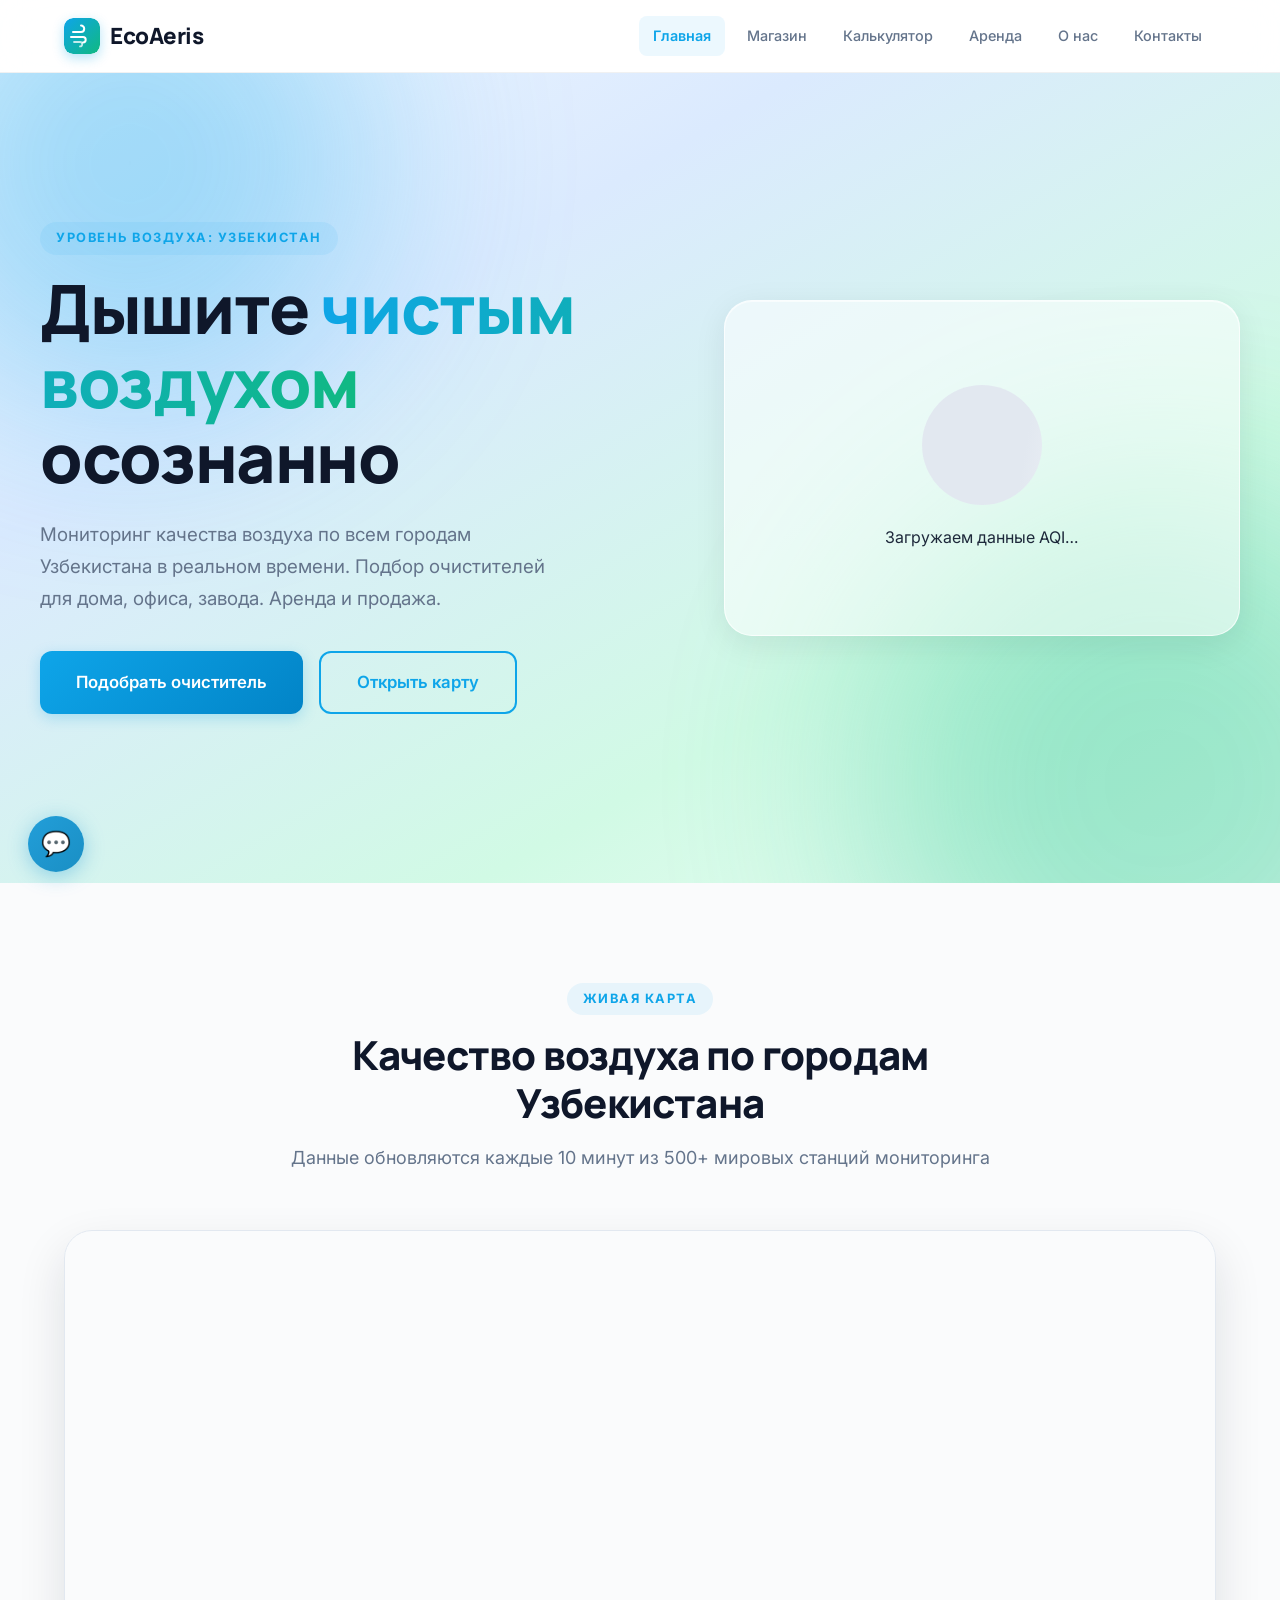
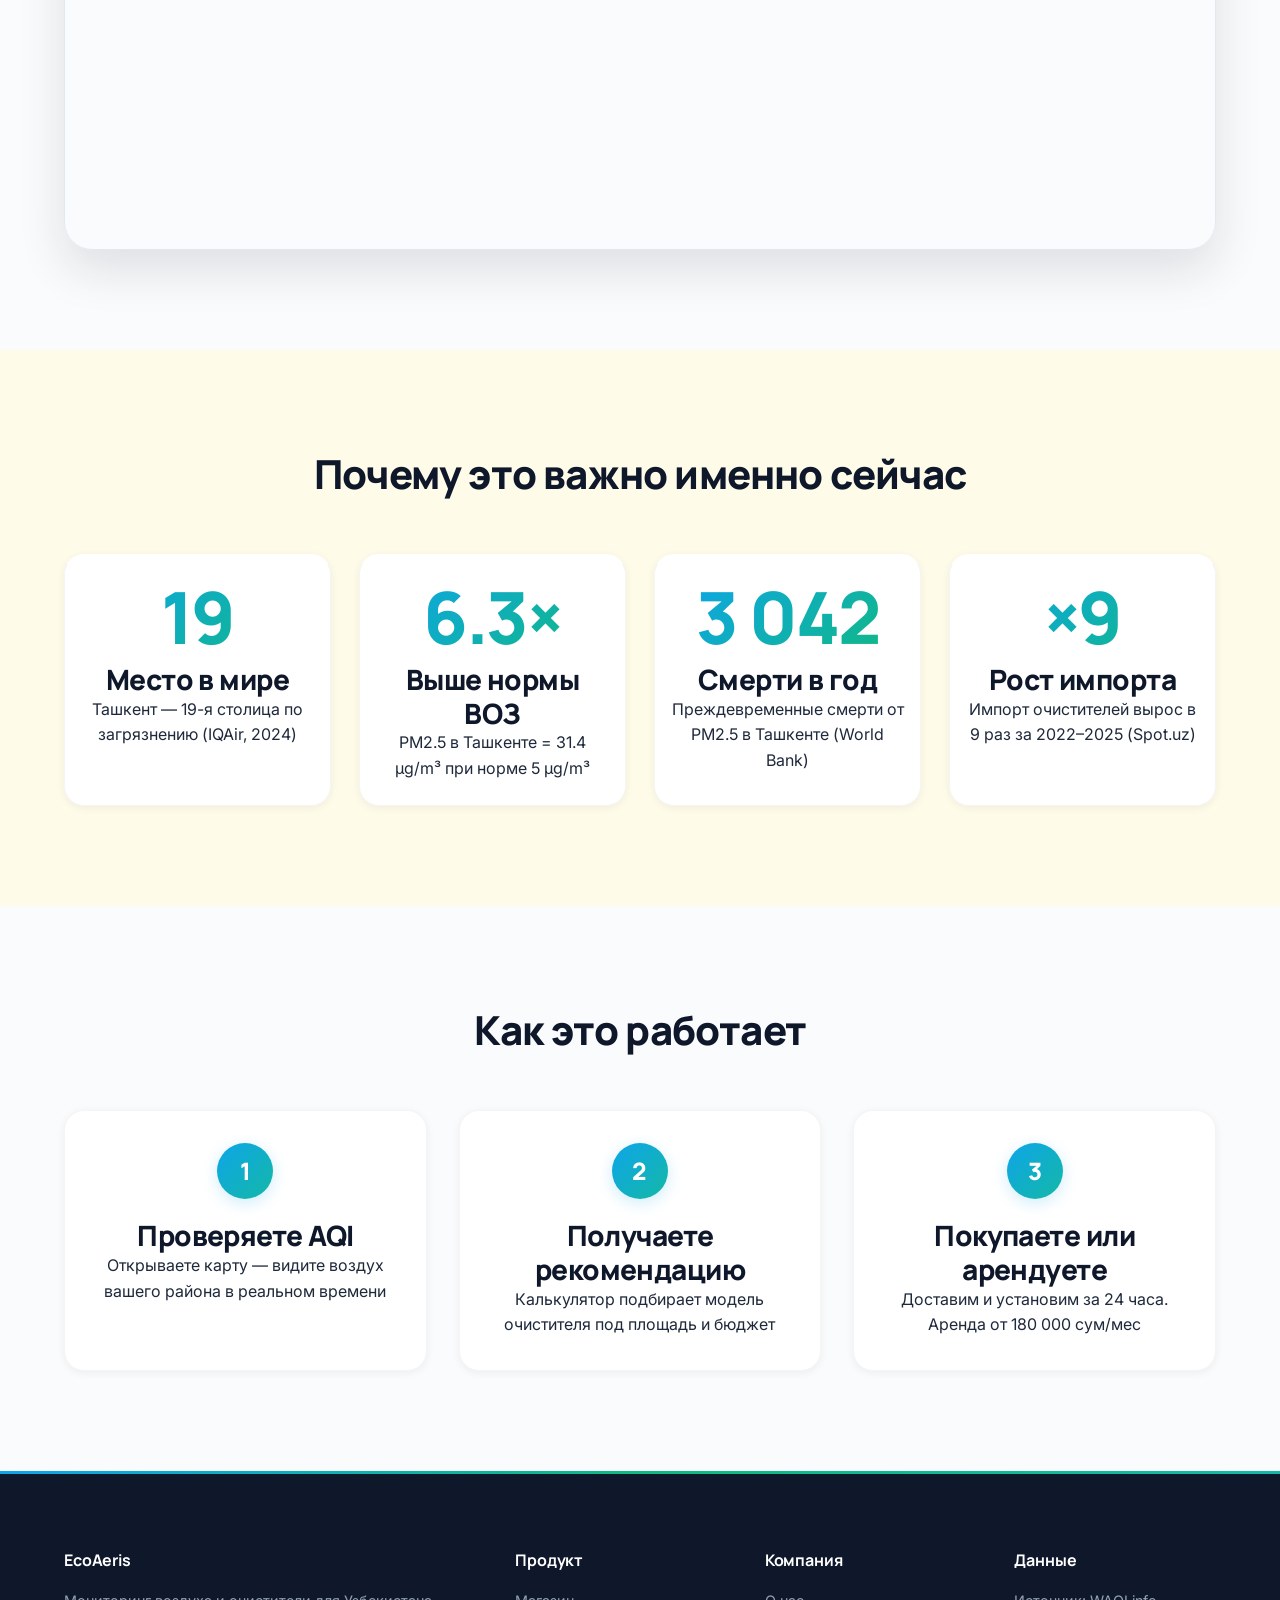
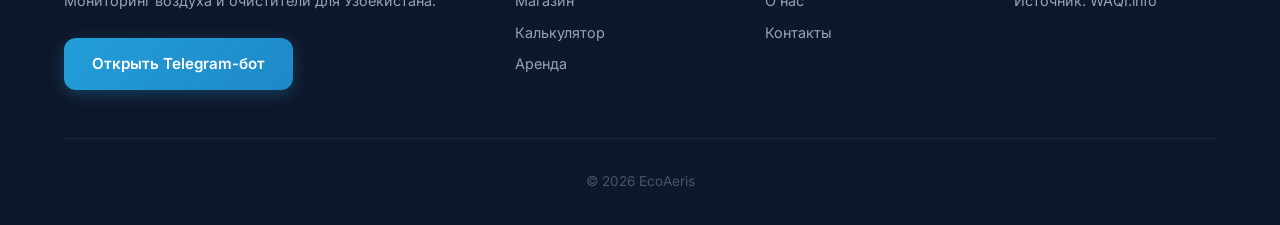
<file: website/index.html>
<!DOCTYPE html>
<html lang="ru">
<head>
  <meta charset="UTF-8">
  <meta name="viewport" content="width=device-width, initial-scale=1.0">
  <title>EcoAeris — Качество воздуха Узбекистана в реальном времени</title>
  <meta name="description" content="Мониторинг AQI по городам Узбекистана и подбор очистителей воздуха">
  <link rel="icon" href="favicon.svg" type="image/svg+xml">

  <link rel="preconnect" href="https://fonts.googleapis.com">
  <link rel="preconnect" href="https://fonts.gstatic.com" crossorigin>
  <link href="https://fonts.googleapis.com/css2?family=Inter:wght@400;500;600&family=Manrope:wght@700;800&display=swap" rel="stylesheet">

  <link rel="stylesheet" href="assets/css/base.css">
  <link rel="stylesheet" href="assets/css/layout.css">
  <link rel="stylesheet" href="assets/css/components.css">
  <link rel="stylesheet" href="assets/css/home.css">


</head>
<body>
<!--
  ╔══════════════════════════════════════════════╗
  ║  СТРАНИЦА: Главная (Home)                    ║
  ║  АВТОР: Арсений (тимлид)                     ║
  ║  ФАЙЛЫ: index.html, home.css, home.js        ║
  ║  JS-ФУНКЦИЯ: Живой виджет AQI Ташкента       ║
  ║  СЕМАНТИКА: header, nav, main, section,       ║
  ║             article, aside, footer            ║
  ╚══════════════════════════════════════════════╝
-->

  <header class="site-header">
    <div class="container site-header__inner">
      <a href="index.html" class="logo">
        <img src="assets/images/logo.svg" alt="EcoAeris" class="logo__icon" width="36" height="36">
        <span>EcoAeris</span>
      </a>
      <button class="nav-toggle" aria-label="Меню">☰</button>
      <nav class="nav">
        <a href="index.html" class="nav__link active">Главная</a>
        <a href="shop.html" class="nav__link">Магазин</a>
        <a href="calculator.html" class="nav__link">Калькулятор</a>
        <a href="pricing.html" class="nav__link">Аренда</a>
        <a href="about.html" class="nav__link">О нас</a>
        <a href="contact.html" class="nav__link">Контакты</a>
      </nav>
    </div>
  </header>

  <main>
    <!-- Страница: Главная | Автор: Арсений | JS: Интерактивная карта AQI -->

    <section class="hero">
      <div class="container hero__inner">
        <div class="hero__content">
          <span class="section__kicker">Уровень воздуха: Узбекистан</span>
          <h1>Дышите <span class="hero__accent">чистым воздухом</span> осознанно</h1>
          <p class="hero__subtitle">
            Мониторинг качества воздуха по всем городам Узбекистана в реальном времени.
            Подбор очистителей для дома, офиса, завода. Аренда и продажа.
          </p>
          <div class="hero__cta">
            <a href="calculator.html" class="btn btn--primary btn--large">Подобрать очиститель</a>
            <a href="#map" class="btn btn--secondary btn--large">Открыть карту</a>
          </div>
        </div>
        <aside class="aqi-widget" id="hero-aqi-widget">
          <div class="aqi-widget__skeleton">
            <div class="skeleton-circle"></div>
            <p>Загружаем данные AQI…</p>
          </div>
        </aside>
      </div>
    </section>

    <section class="section" id="map">
      <div class="container">
        <header class="section__header">
          <span class="section__kicker">Живая карта</span>
          <h2>Качество воздуха по городам Узбекистана</h2>
          <p class="section__subtitle">
            Данные обновляются каждые 10 минут из 500+ мировых станций мониторинга
          </p>
        </header>
        <div class="map-wrap">
          <iframe
            src="https://aqicn.org/map/uzbekistan/"
            width="100%"
            height="100%"
            frameborder="0"
            allow="geolocation"
            title="Карта качества воздуха"
          ></iframe>
        </div>
      </div>
    </section>

    <section class="section section--warm">
      <div class="container">
        <header class="section__header">
          <h2>Почему это важно именно сейчас</h2>
        </header>
        <div class="stats-grid">
          <article class="card stat-card">
            <div class="stat-card__number">19</div>
            <h3>Место в мире</h3>
            <p>Ташкент — 19-я столица по загрязнению (IQAir, 2024)</p>
          </article>
          <article class="card stat-card">
            <div class="stat-card__number">6.3×</div>
            <h3>Выше нормы ВОЗ</h3>
            <p>PM2.5 в Ташкенте = 31.4 µg/m³ при норме 5 µg/m³</p>
          </article>
          <article class="card stat-card">
            <div class="stat-card__number">3 042</div>
            <h3>Смерти в год</h3>
            <p>Преждевременные смерти от PM2.5 в Ташкенте (World Bank)</p>
          </article>
          <article class="card stat-card">
            <div class="stat-card__number">×9</div>
            <h3>Рост импорта</h3>
            <p>Импорт очистителей вырос в 9 раз за 2022–2025 (Spot.uz)</p>
          </article>
        </div>
      </div>
    </section>

    <section class="section">
      <div class="container">
        <header class="section__header">
          <h2>Как это работает</h2>
        </header>
        <div class="steps">
          <article class="card step">
            <div class="step__num">1</div>
            <h3>Проверяете AQI</h3>
            <p>Открываете карту — видите воздух вашего района в реальном времени</p>
          </article>
          <article class="card step">
            <div class="step__num">2</div>
            <h3>Получаете рекомендацию</h3>
            <p>Калькулятор подбирает модель очистителя под площадь и бюджет</p>
          </article>
          <article class="card step">
            <div class="step__num">3</div>
            <h3>Покупаете или арендуете</h3>
            <p>Доставим и установим за 24 часа. Аренда от 180 000 сум/мес</p>
          </article>
        </div>
      </div>
    </section>

  </main>

  <footer class="site-footer">
    <div class="container">
      <div class="footer__grid">
        <div>
          <h3 class="footer__title">EcoAeris</h3>
          <p>Мониторинг воздуха и очистители для Узбекистана.</p>
          <a href="https://t.me/EcoAeris_team_bot?start=website" target="_blank" rel="noopener" class="footer__tg-btn">Открыть Telegram-бот</a>
        </div>
        <div>
          <h4 class="footer__title">Продукт</h4>
          <p><a href="shop.html">Магазин</a></p>
          <p><a href="calculator.html">Калькулятор</a></p>
          <p><a href="pricing.html">Аренда</a></p>
        </div>
        <div>
          <h4 class="footer__title">Компания</h4>
          <p><a href="about.html">О нас</a></p>
          <p><a href="contact.html">Контакты</a></p>
        </div>
        <div>
          <h4 class="footer__title">Данные</h4>
          <p>Источник: WAQI.info</p>
        </div>
      </div>
      <div class="footer__bottom">&copy; <span id="footer-year">2026</span> EcoAeris</div>
    </div>
  </footer>

  <script src="assets/js/api.js"></script>
  <script src="assets/js/main.js"></script>
  <script src="assets/js/home.js"></script>

  <a href="https://t.me/EcoAeris_team_bot?start=website" target="_blank" rel="noopener" class="tg-float" aria-label="Telegram">💬</a>

</body>
</html>
</file>
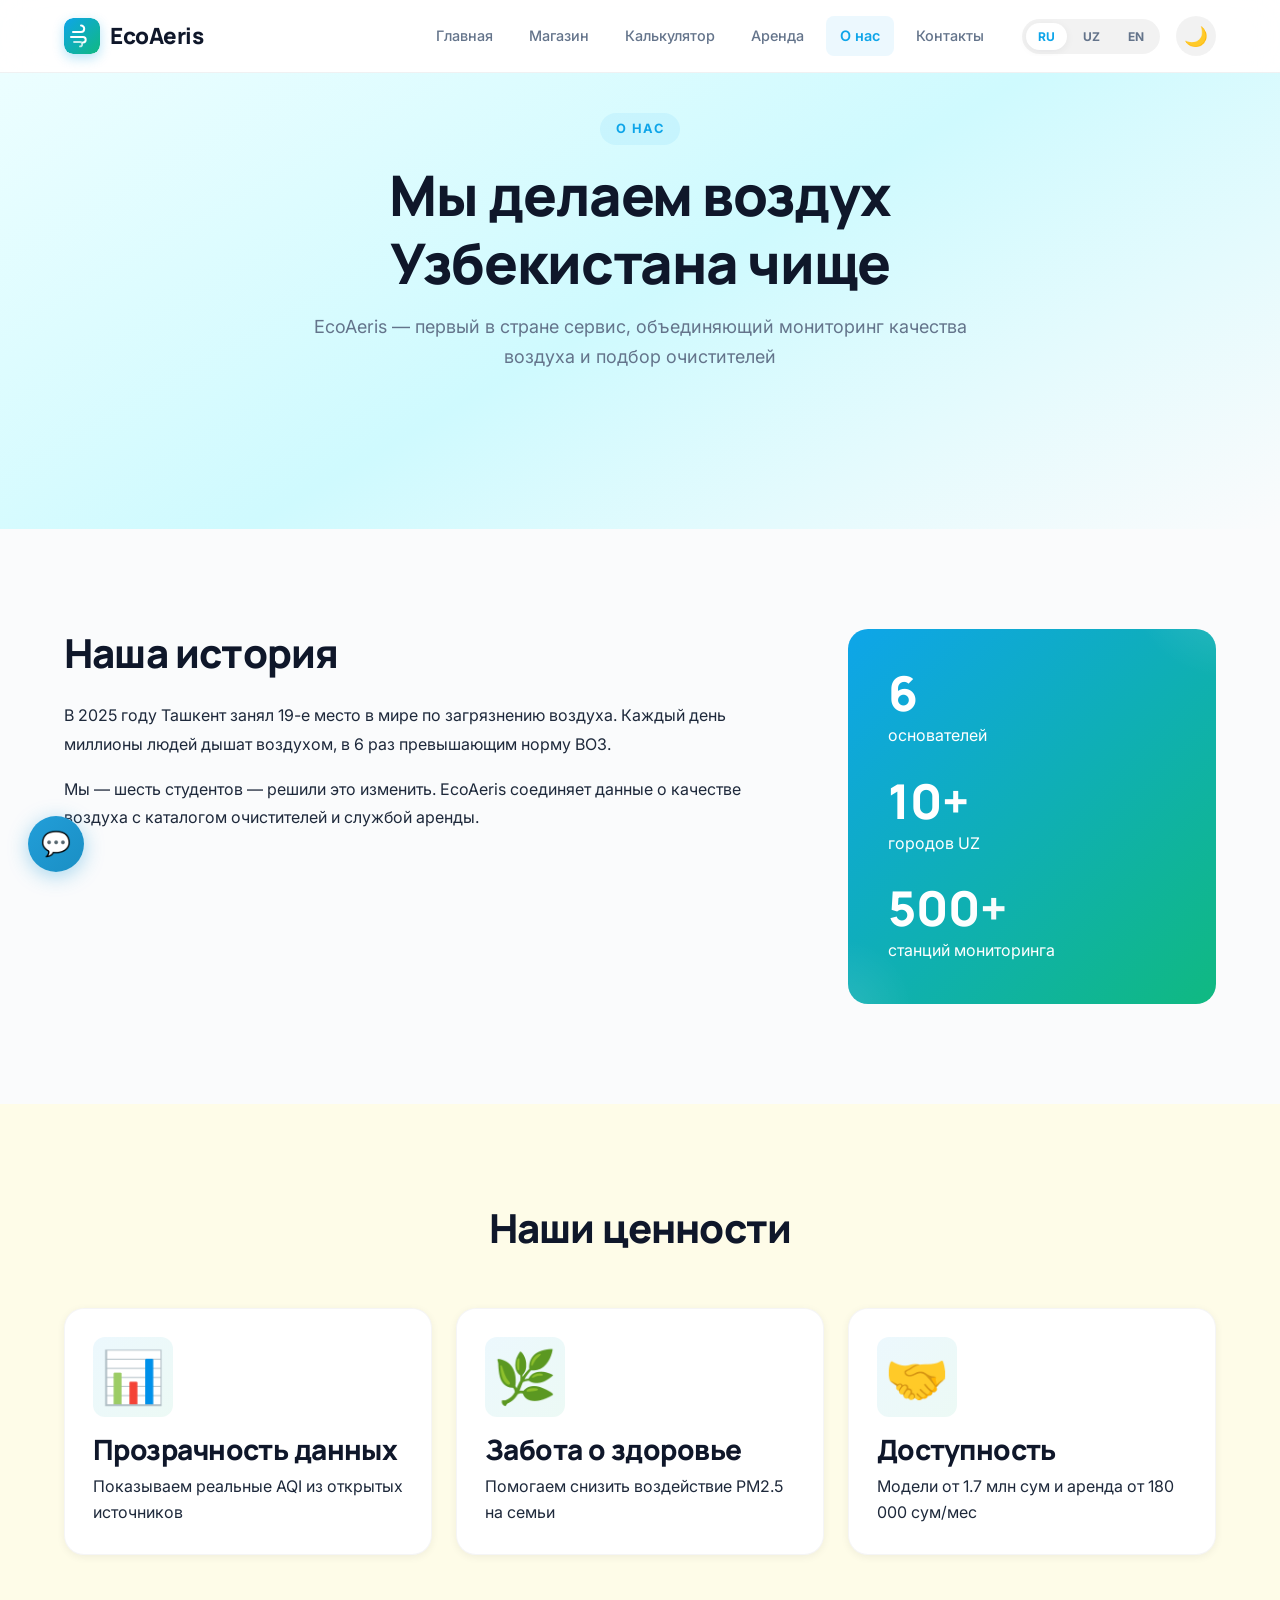
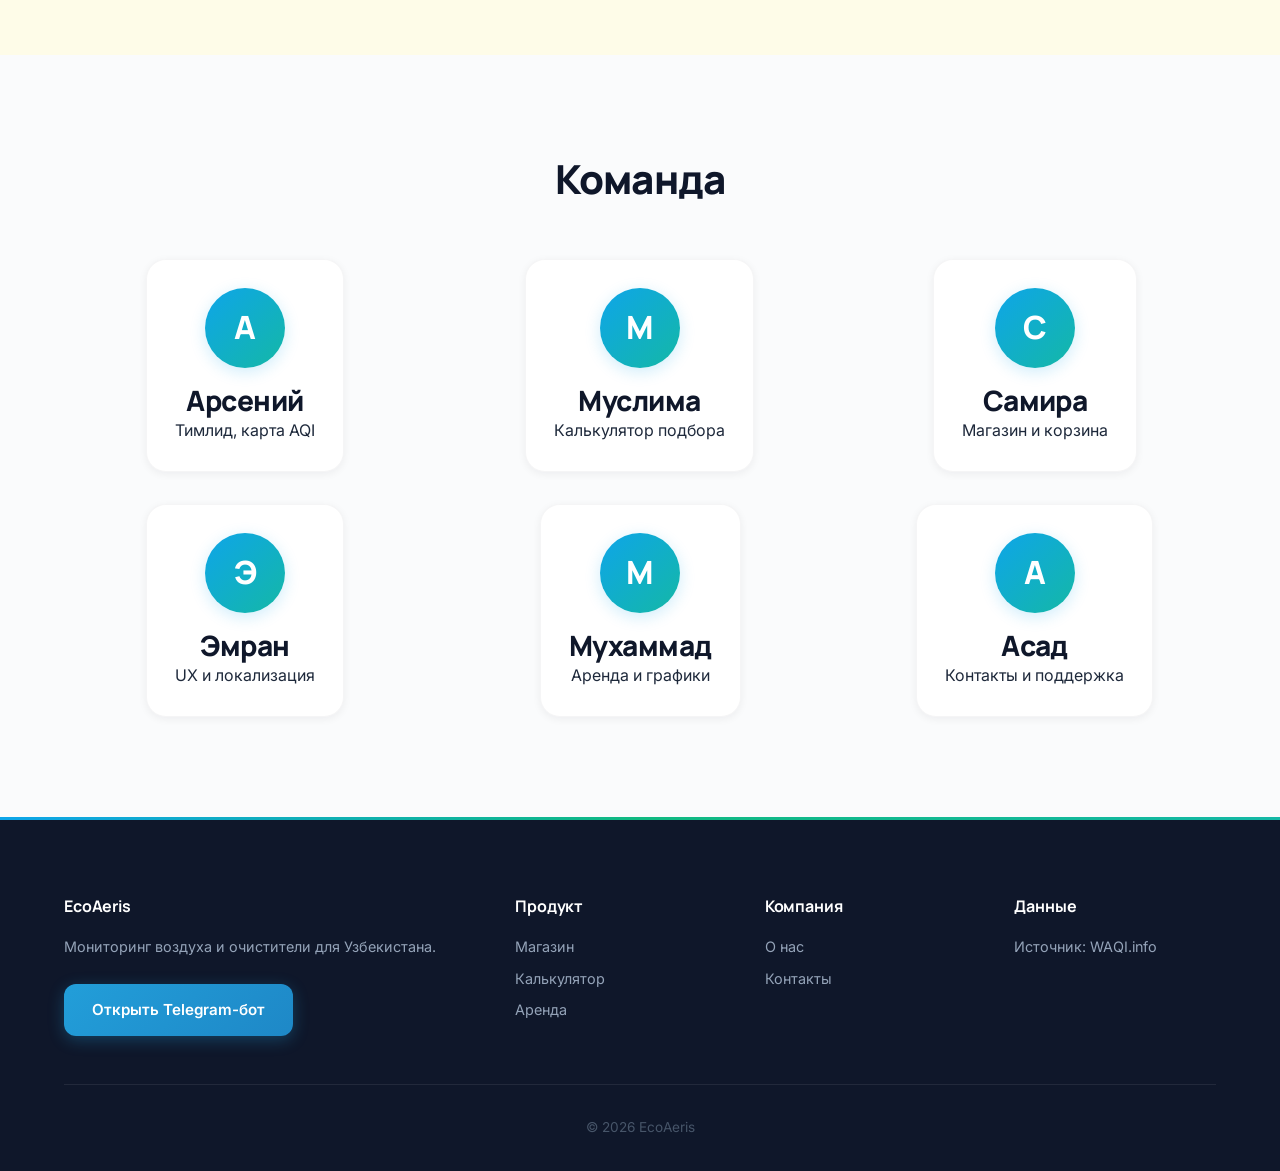
<file: website/about.html>
<!DOCTYPE html>
<html lang="ru" data-theme="light">
<head>
  <meta charset="UTF-8">
  <link rel="icon" href="favicon.svg" type="image/svg+xml">
  <meta name="viewport" content="width=device-width, initial-scale=1.0">
  <title>EcoAeris — О нас и наша миссия</title>

  <link rel="preconnect" href="https://fonts.googleapis.com">
  <link rel="preconnect" href="https://fonts.gstatic.com" crossorigin>
  <link href="https://fonts.googleapis.com/css2?family=Inter:wght@400;500;600&family=Manrope:wght@700;800&display=swap" rel="stylesheet">

  <link rel="stylesheet" href="assets/css/base.css">
  <link rel="stylesheet" href="assets/css/layout.css">
  <link rel="stylesheet" href="assets/css/components.css">
  <link rel="stylesheet" href="assets/css/about.css">
</head>
<body>
<!--
  ╔══════════════════════════════════════════════╗
  ║  СТРАНИЦА: О нас                             ║
  ║  АВТОР: Эмран                                ║
  ║  ФАЙЛЫ: about.html, about.css, about.js      ║
  ║  JS-ФУНКЦИЯ: i18n (RU/UZ/EN) +               ║
  ║  переключатель тёмной темы                    ║
  ╚══════════════════════════════════════════════╝
-->

  <!-- HEADER с переключателями -->
  <header class="site-header">
    <div class="container site-header__inner">
      <a href="index.html" class="logo"><img src="assets/images/logo.svg" alt="EcoAeris" class="logo__icon" width="36" height="36"><span>EcoAeris</span></a>
      <button class="nav-toggle" aria-label="Меню">☰</button>
      <nav class="nav">
        <a href="index.html" class="nav__link" data-i18n="nav.home">Главная</a>
        <a href="shop.html" class="nav__link" data-i18n="nav.shop">Магазин</a>
        <a href="calculator.html" class="nav__link" data-i18n="nav.calc">Калькулятор</a>
        <a href="pricing.html" class="nav__link" data-i18n="nav.rent">Аренда</a>
        <a href="about.html" class="nav__link active" data-i18n="nav.about">О нас</a>
        <a href="contact.html" class="nav__link" data-i18n="nav.contact">Контакты</a>

        <!-- Переключатель языка -->
        <div class="lang-switcher">
          <button class="lang-btn active" data-lang="ru">RU</button>
          <button class="lang-btn" data-lang="uz">UZ</button>
          <button class="lang-btn" data-lang="en">EN</button>
        </div>

        <!-- Переключатель темы -->
        <button class="theme-toggle" id="theme-toggle" aria-label="Переключить тему">
          <span class="theme-toggle__icon">🌙</span>
        </button>
      </nav>
    </div>
  </header>

  <main>
    <!-- Страница: О нас | Автор: Эмран | JS: Переключатель языков и темы -->
    <!-- HERO -->
    <section class="section about-hero">
      <div class="container">
        <header class="section__header">
          <span class="section__kicker" data-i18n="about.kicker">О нас</span>
          <h1 data-i18n="about.hero.title">Мы делаем воздух Узбекистана чище</h1>
          <p class="section__subtitle" data-i18n="about.hero.subtitle">
            EcoAeris — первый в стране сервис, объединяющий мониторинг качества воздуха и подбор очистителей
          </p>
        </header>
      </div>
    </section>

    <!-- STORY -->
    <section class="section">
      <div class="container about-grid">
        <article class="story-card">
          <h2 data-i18n="about.story.title">Наша история</h2>
          <p data-i18n="about.story.p1">
            В 2025 году Ташкент занял 19-е место в мире по загрязнению воздуха. Каждый день миллионы людей дышат воздухом, в 6 раз превышающим норму ВОЗ. При этом в стране не было ни одного сервиса, который одновременно показывает качество воздуха и помогает выбрать очиститель.
          </p>
          <p data-i18n="about.story.p2">
            Мы — шесть студентов — решили это изменить. EcoAeris соединяет данные о качестве воздуха с каталогом очистителей и службой аренды для бизнеса.
          </p>
        </article>
        <aside class="story-stats">
          <div class="stat"><b>6</b><span data-i18n="about.story.stat1">основателей</span></div>
          <div class="stat"><b>10+</b><span data-i18n="about.story.stat2">городов UZ</span></div>
          <div class="stat"><b>500+</b><span data-i18n="about.story.stat3">станций мониторинга</span></div>
        </aside>
      </div>
    </section>

    <!-- MISSION -->
    <section class="section section--warm">
      <div class="container">
        <header class="section__header">
          <h2 data-i18n="about.mission.title">Наши ценности</h2>
        </header>
        <div class="values-grid">
          <article class="card value-card">
            <div class="value-card__icon">📊</div>
            <h3 data-i18n="about.value1.title">Прозрачность данных</h3>
            <p data-i18n="about.value1.text">Показываем реальные AQI из открытых источников, без маркетинговых уловок</p>
          </article>
          <article class="card value-card">
            <div class="value-card__icon">🌿</div>
            <h3 data-i18n="about.value2.title">Забота о здоровье</h3>
            <p data-i18n="about.value2.text">Помогаем снизить воздействие PM2.5 на семьи и сотрудников</p>
          </article>
          <article class="card value-card">
            <div class="value-card__icon">🤝</div>
            <h3 data-i18n="about.value3.title">Доступность</h3>
            <p data-i18n="about.value3.text">Модели от 1.7 млн сум и аренда от 180 000 сум/мес для любого бюджета</p>
          </article>
        </div>
      </div>
    </section>

    <!-- TEAM -->
    <section class="section">
      <div class="container">
        <header class="section__header">
          <h2 data-i18n="about.team.title">Команда</h2>
        </header>
        <div class="team-grid">
          <article class="card team-member">
            <div class="team-member__avatar">А</div>
            <h3>Арсений</h3>
            <p data-i18n="about.team.role.lead">Тимлид, карта AQI</p>
          </article>
          <article class="card team-member">
            <div class="team-member__avatar">М</div>
            <h3>Муслима</h3>
            <p data-i18n="about.team.role.calc">Калькулятор подбора</p>
          </article>
          <article class="card team-member">
            <div class="team-member__avatar">С</div>
            <h3>Самира</h3>
            <p data-i18n="about.team.role.shop">Магазин и корзина</p>
          </article>
          <article class="card team-member">
            <div class="team-member__avatar">Э</div>
            <h3>Эмран</h3>
            <p data-i18n="about.team.role.ux">UX и локализация</p>
          </article>
          <article class="card team-member">
            <div class="team-member__avatar">М</div>
            <h3>Мухаммад</h3>
            <p data-i18n="about.team.role.data">Аренда и графики</p>
          </article>
          <article class="card team-member">
            <div class="team-member__avatar">А</div>
            <h3>Асад</h3>
            <p data-i18n="about.team.role.support">Контакты и поддержка</p>
          </article>
        </div>
      </div>
    </section>
  </main>

  <footer class="site-footer">
    <div class="container">
      <div class="footer__grid">
        <div>
          <h3 class="footer__title">EcoAeris</h3>
          <p>Мониторинг воздуха и очистители для Узбекистана.</p>
          <a href="https://t.me/EcoAeris_team_bot?start=website" target="_blank" rel="noopener" class="footer__tg-btn">Открыть Telegram-бот</a>
        </div>
        <div>
          <h4 class="footer__title">Продукт</h4>
          <p><a href="shop.html">Магазин</a></p>
          <p><a href="calculator.html">Калькулятор</a></p>
          <p><a href="pricing.html">Аренда</a></p>
        </div>
        <div>
          <h4 class="footer__title">Компания</h4>
          <p><a href="about.html">О нас</a></p>
          <p><a href="contact.html">Контакты</a></p>
        </div>
        <div>
          <h4 class="footer__title">Данные</h4>
          <p>Источник: WAQI.info</p>
        </div>
      </div>
      <div class="footer__bottom">&copy; <span id="footer-year">2026</span> EcoAeris</div>
    </div>
  </footer>

  <script src="assets/js/main.js"></script>
  <script src="assets/js/about.js"></script>
<a href="https://t.me/EcoAeris_team_bot?start=website" target="_blank" rel="noopener" class="tg-float" aria-label="Telegram бот">💬</a>
</body>
</html>
</file>
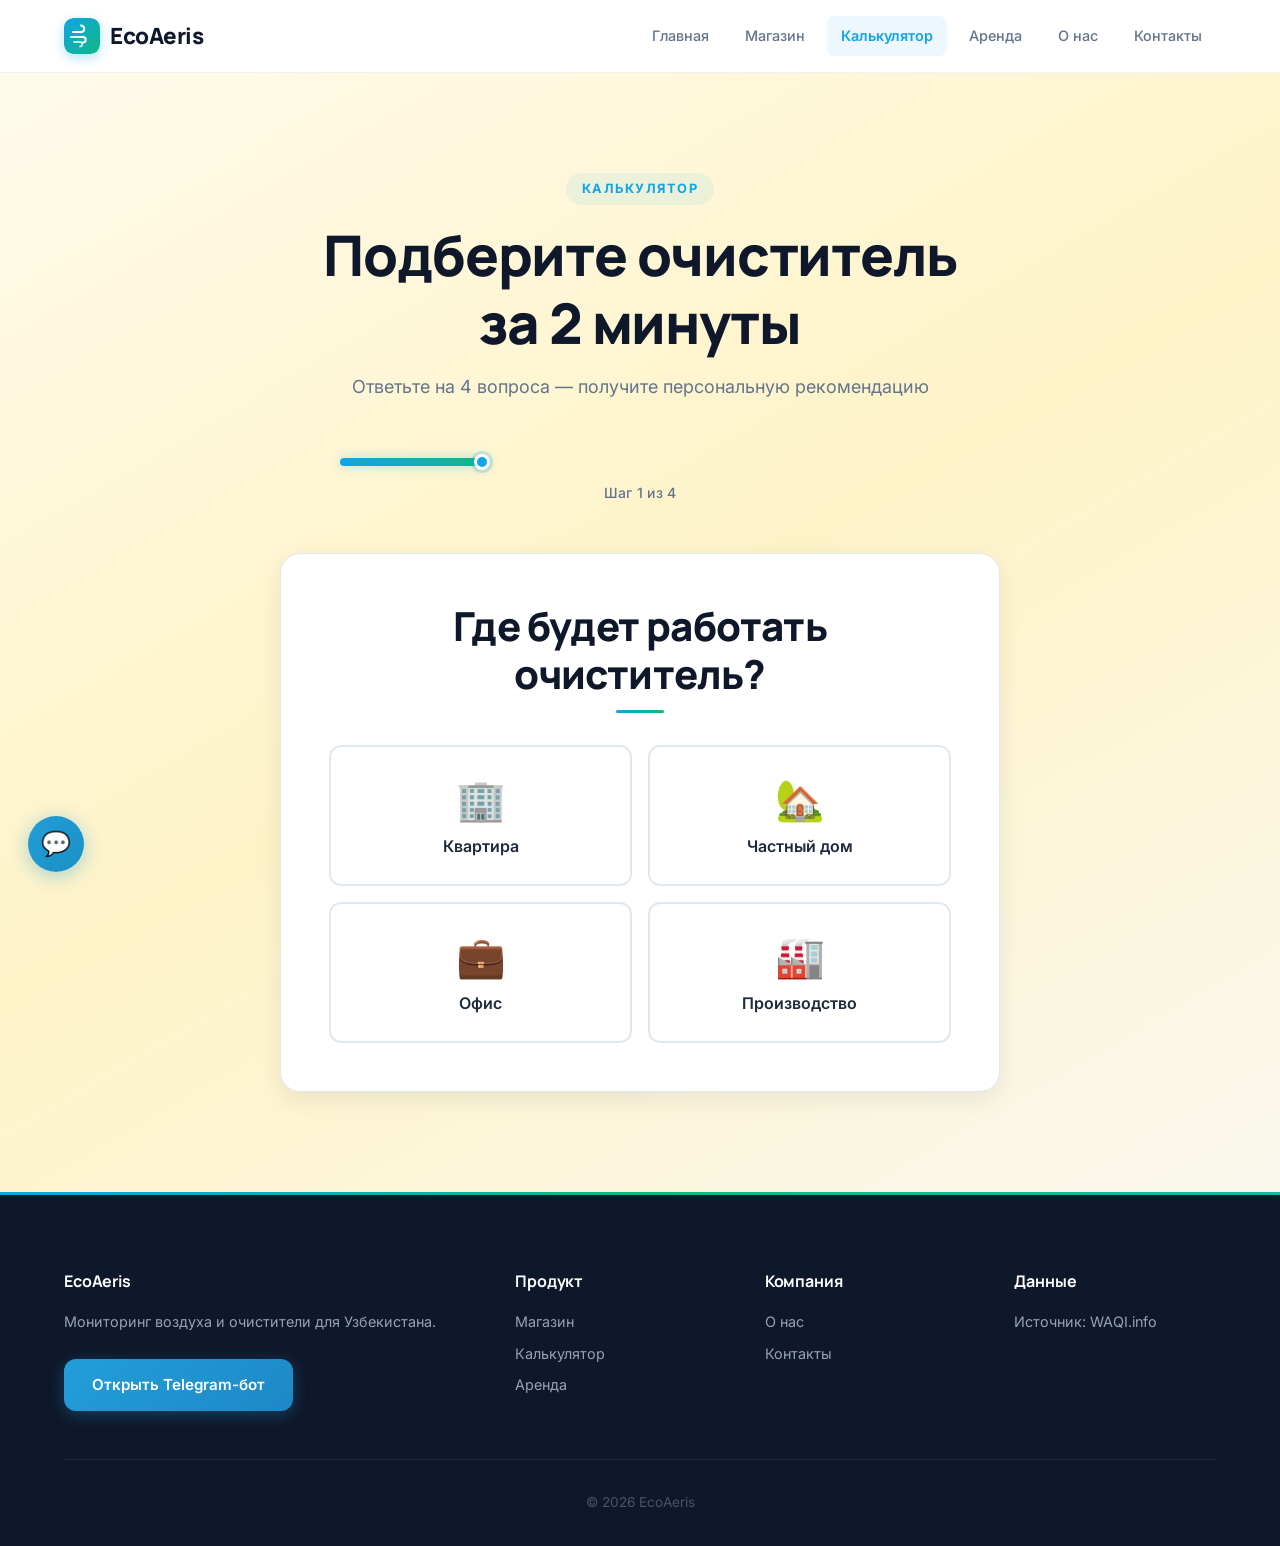
<file: website/calculator.html>
<!DOCTYPE html>
<html lang="ru">
<head>
  <meta charset="UTF-8">
  <meta name="viewport" content="width=device-width, initial-scale=1.0">
  <title>EcoAeris — Калькулятор подбора очистителя</title>
  <link rel="icon" href="favicon.svg" type="image/svg+xml">
  <link rel="preconnect" href="https://fonts.googleapis.com">
  <link rel="preconnect" href="https://fonts.gstatic.com" crossorigin>
  <link href="https://fonts.googleapis.com/css2?family=Inter:wght@400;500;600&family=Manrope:wght@700;800&display=swap" rel="stylesheet">
  <link rel="stylesheet" href="assets/css/base.css">
  <link rel="stylesheet" href="assets/css/layout.css">
  <link rel="stylesheet" href="assets/css/components.css">
  <link rel="stylesheet" href="assets/css/calculator.css">
</head>
<body>
<!--
  ╔══════════════════════════════════════════════╗
  ║  СТРАНИЦА: Калькулятор подбора очистителя     ║
  ║  АВТОР: Муслима                              ║
  ║  ФАЙЛЫ: calculator.html, calculator.css,      ║
  ║         calculator.js                         ║
  ║  JS-ФУНКЦИЯ: Мульти-шаговый wizard с          ║
  ║  взвешенным скорингом (12 моделей)            ║
  ╚══════════════════════════════════════════════╝
-->
  <header class="site-header">
    <div class="container site-header__inner">
      <a href="index.html" class="logo">
        <img src="assets/images/logo.svg" alt="EcoAeris" class="logo__icon" width="36" height="36">
        <span>EcoAeris</span>
      </a>
      <button class="nav-toggle" aria-label="Меню">☰</button>
      <nav class="nav">
        <a href="index.html" class="nav__link">Главная</a>
        <a href="shop.html" class="nav__link">Магазин</a>
        <a href="calculator.html" class="nav__link active">Калькулятор</a>
        <a href="pricing.html" class="nav__link">Аренда</a>
        <a href="about.html" class="nav__link">О нас</a>
        <a href="contact.html" class="nav__link">Контакты</a>
      </nav>
    </div>
  </header>

  <main>
    <!-- Страница: Калькулятор | Автор: Муслима | JS: Wizard подбора очистителя -->
    <section class="section calc-hero">
      <div class="container">
        <header class="section__header">
          <span class="section__kicker">Калькулятор</span>
          <h1>Подберите очиститель <br>за 2 минуты</h1>
          <p class="section__subtitle">Ответьте на 4 вопроса — получите персональную рекомендацию</p>
        </header>

        <div class="progress">
          <div class="progress__bar" id="progress-bar" style="width: 25%"></div>
          <span class="progress__label" id="progress-label">Шаг 1 из 4</span>
        </div>

        <article class="wizard" id="wizard">
          <section class="wizard__step active" data-step="1">
            <h2>Где будет работать очиститель?</h2>
            <div class="options">
              <button class="option-card" data-value="apartment">
                <span class="option-card__icon">🏢</span>
                <span class="option-card__title">Квартира</span>
              </button>
              <button class="option-card" data-value="house">
                <span class="option-card__icon">🏡</span>
                <span class="option-card__title">Частный дом</span>
              </button>
              <button class="option-card" data-value="office">
                <span class="option-card__icon">💼</span>
                <span class="option-card__title">Офис</span>
              </button>
              <button class="option-card" data-value="industrial">
                <span class="option-card__icon">🏭</span>
                <span class="option-card__title">Производство</span>
              </button>
            </div>
          </section>

          <section class="wizard__step" data-step="2">
            <h2>Какая площадь помещения?</h2>
            <div class="slider-wrap">
              <input type="range" id="area-slider" min="20" max="500" step="5" value="60">
              <div class="slider-value"><span id="area-value">60</span> м²</div>
            </div>
            <div class="wizard__nav">
              <button class="btn btn--secondary" data-action="back">Назад</button>
              <button class="btn btn--primary" data-action="next">Далее</button>
            </div>
          </section>

          <section class="wizard__step" data-step="3">
            <h2>Есть особые требования?</h2>
            <div class="options">
              <button class="option-card" data-value="allergy">
                <span class="option-card__icon">🤧</span>
                <span class="option-card__title">Аллергия / астма</span>
              </button>
              <button class="option-card" data-value="kids">
                <span class="option-card__icon">👶</span>
                <span class="option-card__title">Дети в доме</span>
              </button>
              <button class="option-card" data-value="smoke">
                <span class="option-card__icon">🚬</span>
                <span class="option-card__title">Курят рядом</span>
              </button>
              <button class="option-card" data-value="pets">
                <span class="option-card__icon">🐾</span>
                <span class="option-card__title">Домашние животные</span>
              </button>
              <button class="option-card" data-value="dust">
                <span class="option-card__icon">🌫️</span>
                <span class="option-card__title">Много пыли</span>
              </button>
              <button class="option-card" data-value="none">
                <span class="option-card__icon">✅</span>
                <span class="option-card__title">Ничего особенного</span>
              </button>
            </div>
          </section>

          <section class="wizard__step" data-step="4">
            <h2>Какой бюджет?</h2>
            <div class="options">
              <button class="option-card" data-value="low">
                <span class="option-card__icon">💰</span>
                <span class="option-card__title">До 3 млн сум</span>
              </button>
              <button class="option-card" data-value="mid">
                <span class="option-card__icon">💰💰</span>
                <span class="option-card__title">3–6 млн сум</span>
              </button>
              <button class="option-card" data-value="high">
                <span class="option-card__icon">💰💰💰</span>
                <span class="option-card__title">6–10 млн сум</span>
              </button>
              <button class="option-card" data-value="premium">
                <span class="option-card__icon">💎</span>
                <span class="option-card__title">Более 10 млн</span>
              </button>
              <button class="option-card" data-value="rent">
                <span class="option-card__icon">📅</span>
                <span class="option-card__title">Рассмотрю аренду</span>
              </button>
            </div>
          </section>

          <section class="wizard__step wizard__result" data-step="5">
            <div class="result-hero">
              <span class="result-hero__kicker">Ваша рекомендация</span>
              <h2 id="result-title">Xiaomi Mi Smart Air Purifier 4 Pro</h2>
              <p id="result-subtitle">Лучший выбор для квартиры 60 м²</p>
            </div>
            <div class="result-main" id="result-main"></div>
            <div class="wizard__nav">
              <button class="btn btn--secondary" data-action="restart">Пройти заново</button>
              <a href="https://t.me/EcoAeris_team_bot?start=order" class="btn btn--primary" target="_blank" rel="noopener">
                📱 Заказать через Telegram
              </a>
            </div>
          </section>
        </article>
      </div>
    </section>
  </main>

  <footer class="site-footer">
    <div class="container">
      <div class="footer__grid">
        <div>
          <h3 class="footer__title">EcoAeris</h3>
          <p>Мониторинг воздуха и очистители для Узбекистана.</p>
          <a href="https://t.me/EcoAeris_team_bot?start=website" target="_blank" rel="noopener" class="footer__tg-btn">Открыть Telegram-бот</a>
        </div>
        <div>
          <h4 class="footer__title">Продукт</h4>
          <p><a href="shop.html">Магазин</a></p>
          <p><a href="calculator.html">Калькулятор</a></p>
          <p><a href="pricing.html">Аренда</a></p>
        </div>
        <div>
          <h4 class="footer__title">Компания</h4>
          <p><a href="about.html">О нас</a></p>
          <p><a href="contact.html">Контакты</a></p>
        </div>
        <div>
          <h4 class="footer__title">Данные</h4>
          <p>Источник: WAQI.info</p>
        </div>
      </div>
      <div class="footer__bottom">&copy; <span id="footer-year">2026</span> EcoAeris</div>
    </div>
  </footer>

  <script src="assets/js/main.js"></script>
  <script src="assets/js/calculator.js"></script>
  <a href="https://t.me/EcoAeris_team_bot?start=website" target="_blank" rel="noopener" class="tg-float" aria-label="Telegram бот">💬</a>
</body>
</html>
</file>
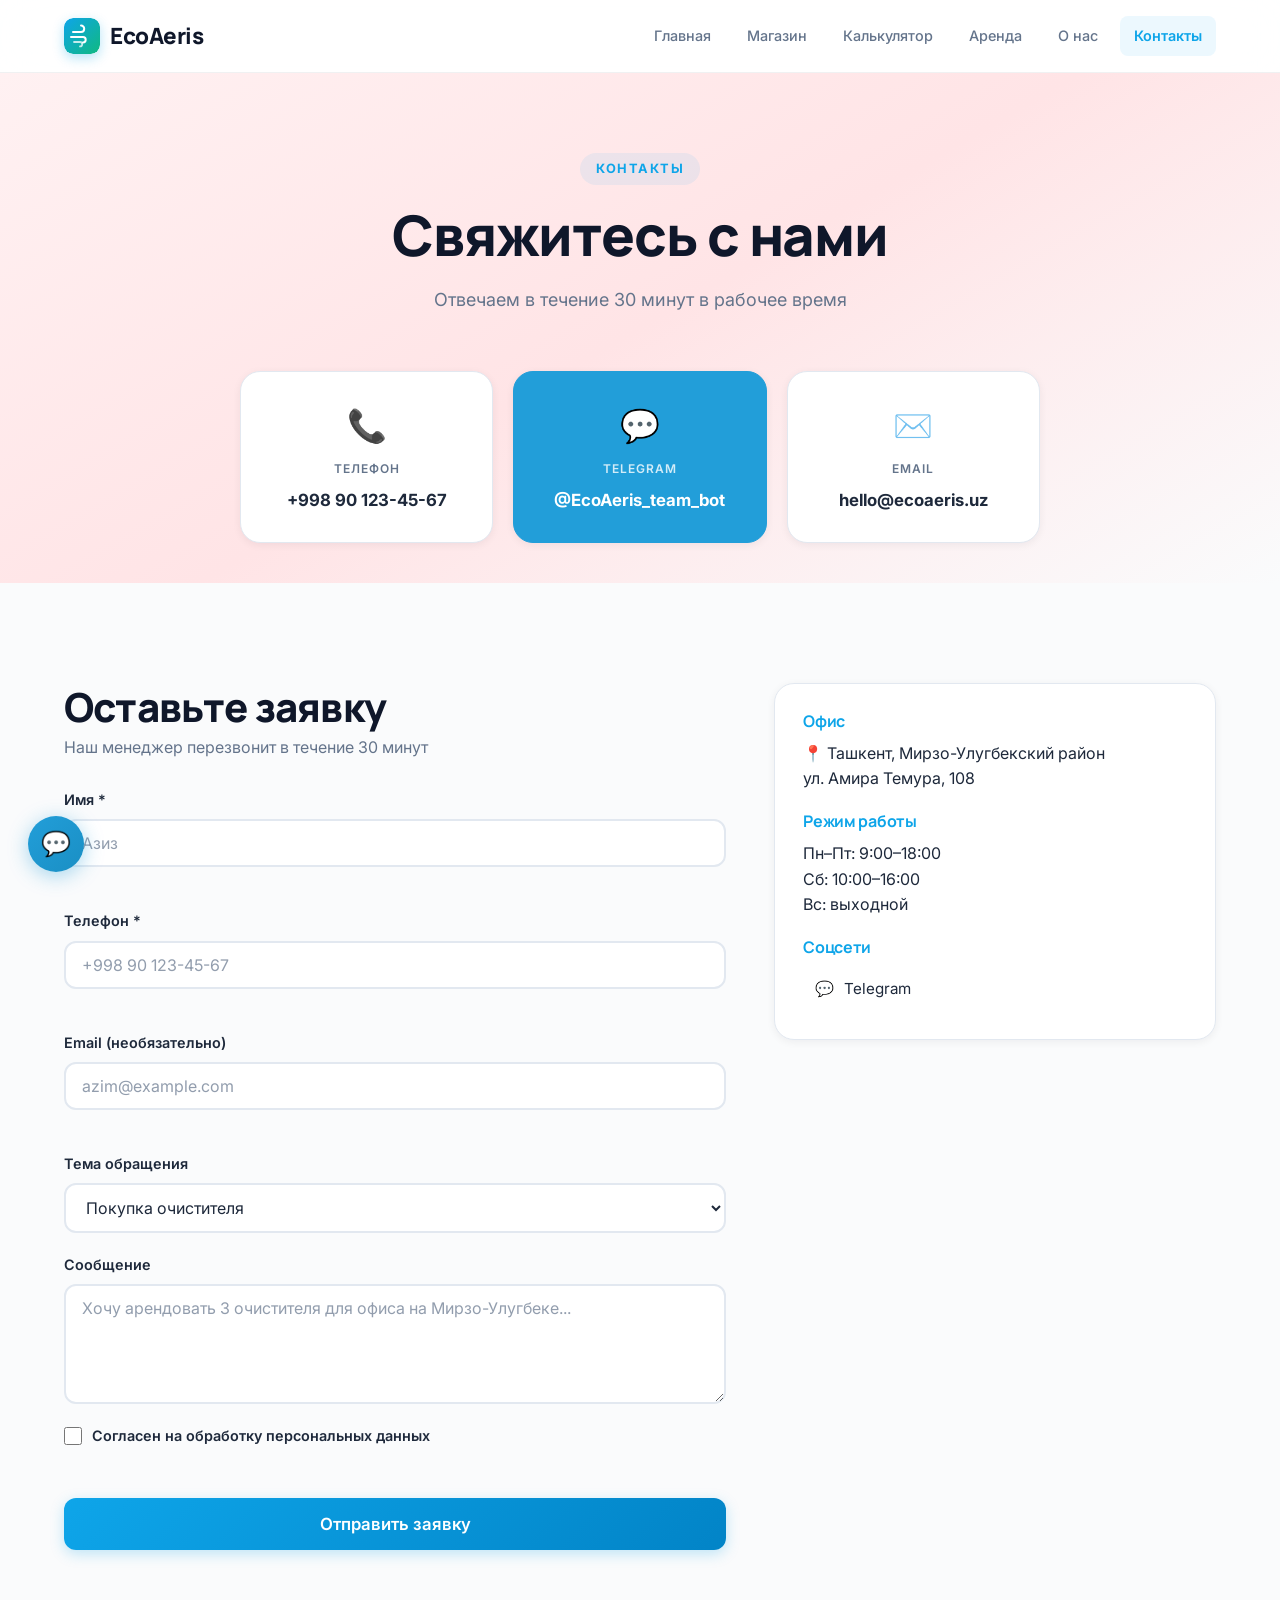
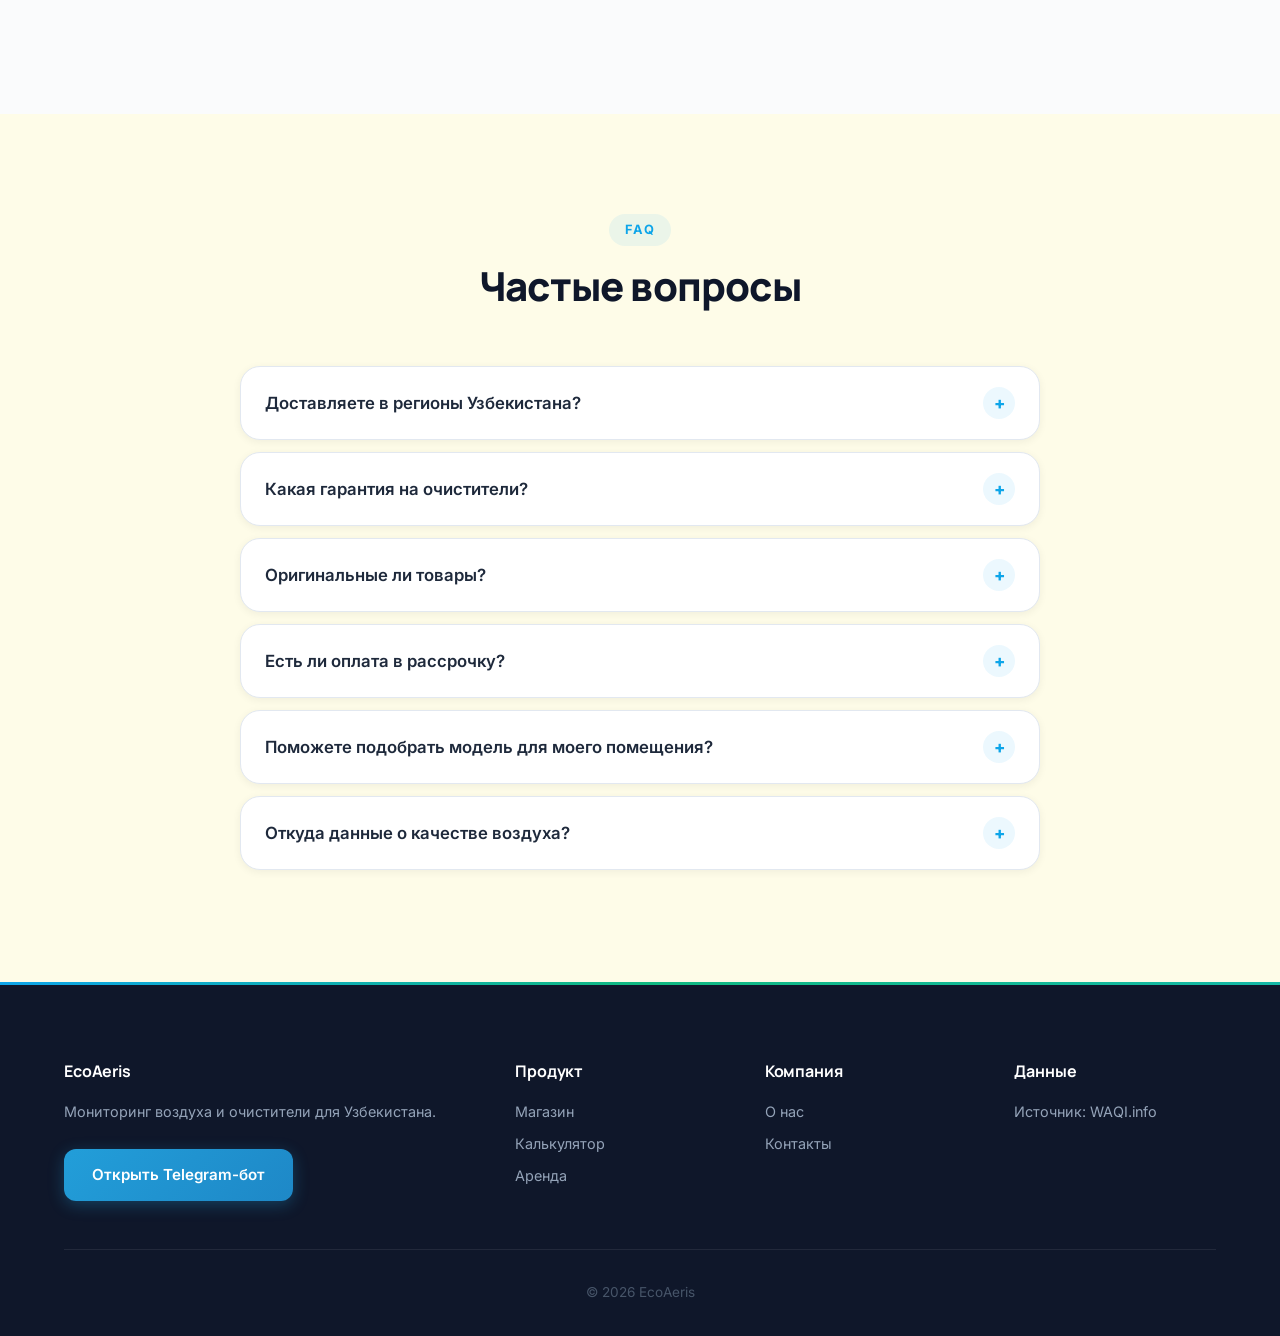
<file: website/contact.html>
<!DOCTYPE html>
<html lang="ru">
<head>
  <meta charset="UTF-8">
  <meta name="viewport" content="width=device-width, initial-scale=1.0">
  <title>EcoAeris — Контакты и поддержка</title>
  <link rel="icon" href="favicon.svg" type="image/svg+xml">
  <link rel="preconnect" href="https://fonts.googleapis.com">
  <link rel="preconnect" href="https://fonts.gstatic.com" crossorigin>
  <link href="https://fonts.googleapis.com/css2?family=Inter:wght@400;500;600&family=Manrope:wght@700;800&display=swap" rel="stylesheet">
  <link rel="stylesheet" href="assets/css/base.css">
  <link rel="stylesheet" href="assets/css/layout.css">
  <link rel="stylesheet" href="assets/css/components.css">
  <link rel="stylesheet" href="assets/css/contact.css">
</head>
<body>
<!--
  ╔══════════════════════════════════════════════╗
  ║  СТРАНИЦА: Контакты и поддержка              ║
  ║  АВТОР: Асад                                 ║
  ║  ФАЙЛЫ: contact.html, contact.css,            ║
  ║         contact.js                            ║
  ║  JS-ФУНКЦИЯ: Валидация формы (regex +998) +    ║
  ║  FAQ accordion                                ║
  ╚══════════════════════════════════════════════╝
-->

  <header class="site-header">
    <div class="container site-header__inner">
      <a href="index.html" class="logo">
        <img src="assets/images/logo.svg" alt="EcoAeris" class="logo__icon" width="36" height="36">
        <span>EcoAeris</span>
      </a>
      <button class="nav-toggle" aria-label="Меню">☰</button>
      <nav class="nav">
        <a href="index.html" class="nav__link">Главная</a>
        <a href="shop.html" class="nav__link">Магазин</a>
        <a href="calculator.html" class="nav__link">Калькулятор</a>
        <a href="pricing.html" class="nav__link">Аренда</a>
        <a href="about.html" class="nav__link">О нас</a>
        <a href="contact.html" class="nav__link active">Контакты</a>
      </nav>
    </div>
  </header>

  <main>
    <!-- Страница: Контакты | Автор: Асад | JS: Валидация формы + FAQ accordion -->
    <section class="section contact-hero">
      <div class="container">
        <header class="section__header">
          <span class="section__kicker">Контакты</span>
          <h1>Свяжитесь с нами</h1>
          <p class="section__subtitle">Отвечаем в течение 30 минут в рабочее время</p>
        </header>

        <div class="quick-contacts">
          <a href="tel:+998901234567" class="quick-contact">
            <span class="quick-contact__icon">📞</span>
            <span class="quick-contact__label">Телефон</span>
            <span class="quick-contact__value">+998 90 123-45-67</span>
          </a>
          <a href="https://t.me/EcoAeris_team_bot?start=contact" target="_blank" rel="noopener" class="quick-contact quick-contact--tg">
            <span class="quick-contact__icon">💬</span>
            <span class="quick-contact__label">Telegram</span>
            <span class="quick-contact__value">@EcoAeris_team_bot</span>
          </a>
          <a href="mailto:hello@ecoaeris.uz" class="quick-contact">
            <span class="quick-contact__icon">✉️</span>
            <span class="quick-contact__label">Email</span>
            <span class="quick-contact__value">hello@ecoaeris.uz</span>
          </a>
        </div>
      </div>
    </section>

    <section class="section">
      <div class="container contact-grid">
        <article class="contact-form-wrap">
          <h2>Оставьте заявку</h2>
          <p class="form-subtitle">Наш менеджер перезвонит в течение 30 минут</p>

          <form id="contact-form" class="contact-form" novalidate>
            <div class="form-row">
              <label for="name">Имя *</label>
              <input type="text" id="name" name="name" required minlength="2" placeholder="Азиз">
              <span class="form-error" data-for="name"></span>
            </div>

            <div class="form-row">
              <label for="phone">Телефон *</label>
              <input type="tel" id="phone" name="phone" required placeholder="+998 90 123-45-67" inputmode="tel">
              <span class="form-error" data-for="phone"></span>
            </div>

            <div class="form-row">
              <label for="email">Email (необязательно)</label>
              <input type="email" id="email" name="email" placeholder="azim@example.com">
              <span class="form-error" data-for="email"></span>
            </div>

            <div class="form-row">
              <label for="subject">Тема обращения</label>
              <select id="subject" name="subject">
                <option value="purchase">Покупка очистителя</option>
                <option value="rent">Аренда</option>
                <option value="b2b">B2B / офис / производство</option>
                <option value="support">Поддержка</option>
                <option value="other">Другое</option>
              </select>
            </div>

            <div class="form-row">
              <label for="message">Сообщение</label>
              <textarea id="message" name="message" rows="4" placeholder="Хочу арендовать 3 очистителя для офиса на Мирзо-Улугбеке..."></textarea>
            </div>

            <div class="form-row form-row--check">
              <label class="checkbox">
                <input type="checkbox" id="agree" required>
                <span>Согласен на обработку персональных данных</span>
              </label>
              <span class="form-error" data-for="agree"></span>
            </div>

            <button type="submit" class="btn btn--primary btn--large">Отправить заявку</button>

            <div id="form-feedback" class="form-feedback" aria-live="polite"></div>
          </form>
        </article>

        <aside class="contact-info">
          <h3>Офис</h3>
          <p>📍 Ташкент, Мирзо-Улугбекский район<br>ул. Амира Темура, 108</p>
          <h3>Режим работы</h3>
          <p>Пн–Пт: 9:00–18:00<br>Сб: 10:00–16:00<br>Вс: выходной</p>
          <h3>Соцсети</h3>
          <div class="socials">
            <a href="https://t.me/EcoAeris_team_bot" target="_blank" rel="noopener" aria-label="Telegram">
              <span>💬</span> Telegram
            </a>
          </div>
        </aside>
      </div>
    </section>

    <section class="section section--warm">
      <div class="container">
        <header class="section__header">
          <span class="section__kicker">FAQ</span>
          <h2>Частые вопросы</h2>
        </header>

        <div class="faq-accordion" id="faq">
          <article class="faq-item">
            <button class="faq-item__head" aria-expanded="false">
              <span>Доставляете в регионы Узбекистана?</span>
              <span class="faq-item__icon">+</span>
            </button>
            <div class="faq-item__body">
              <p>Да. По Ташкенту — бесплатно, в день заказа. В регионы через BTS Express и Uzpost — 50–150 тысяч сум, срок 2–4 дня. При сумме заказа свыше 5 млн сум доставка по всему Узбекистану бесплатная.</p>
            </div>
          </article>

          <article class="faq-item">
            <button class="faq-item__head" aria-expanded="false">
              <span>Какая гарантия на очистители?</span>
              <span class="faq-item__icon">+</span>
            </button>
            <div class="faq-item__body">
              <p>От производителя: Xiaomi — 12 мес, Philips — 24 мес, Dyson — 24 мес. Мы даём дополнительную сервисную поддержку 6 мес сверху — бесплатная диагностика и консультации по подбору фильтров.</p>
            </div>
          </article>

          <article class="faq-item">
            <button class="faq-item__head" aria-expanded="false">
              <span>Оригинальные ли товары?</span>
              <span class="faq-item__icon">+</span>
            </button>
            <div class="faq-item__body">
              <p>Да, все товары официальные, из международных каналов поставки. К каждому прилагается серийный номер, который можно проверить на сайте производителя.</p>
            </div>
          </article>

          <article class="faq-item">
            <button class="faq-item__head" aria-expanded="false">
              <span>Есть ли оплата в рассрочку?</span>
              <span class="faq-item__icon">+</span>
            </button>
            <div class="faq-item__body">
              <p>Да. Рассрочка через Uzum Nasiya и Alif — до 12 месяцев без переплат. Для B2B — оплата в 2–3 этапа по договору.</p>
            </div>
          </article>

          <article class="faq-item">
            <button class="faq-item__head" aria-expanded="false">
              <span>Поможете подобрать модель для моего помещения?</span>
              <span class="faq-item__icon">+</span>
            </button>
            <div class="faq-item__body">
              <p>Конечно. Самый быстрый способ — <a href="calculator.html">калькулятор</a> на сайте, он даёт рекомендацию за 2 минуты. Для сложных случаев — позвоните менеджеру.</p>
            </div>
          </article>

          <article class="faq-item">
            <button class="faq-item__head" aria-expanded="false">
              <span>Откуда данные о качестве воздуха?</span>
              <span class="faq-item__icon">+</span>
            </button>
            <div class="faq-item__body">
              <p>Все данные из открытого источника aqicn.org, который агрегирует показания 500+ станций по миру, включая государственные и посольские в Узбекистане. Обновление каждые 10 минут.</p>
            </div>
          </article>
        </div>
      </div>
    </section>
  </main>

  <footer class="site-footer">
    <div class="container">
      <div class="footer__grid">
        <div>
          <h3 class="footer__title">EcoAeris</h3>
          <p>Мониторинг воздуха и очистители для Узбекистана.</p>
          <a href="https://t.me/EcoAeris_team_bot?start=website" target="_blank" rel="noopener" class="footer__tg-btn">Открыть Telegram-бот</a>
        </div>
        <div>
          <h4 class="footer__title">Продукт</h4>
          <p><a href="shop.html">Магазин</a></p>
          <p><a href="calculator.html">Калькулятор</a></p>
          <p><a href="pricing.html">Аренда</a></p>
        </div>
        <div>
          <h4 class="footer__title">Компания</h4>
          <p><a href="about.html">О нас</a></p>
          <p><a href="contact.html">Контакты</a></p>
        </div>
        <div>
          <h4 class="footer__title">Данные</h4>
          <p>Источник: WAQI.info</p>
        </div>
      </div>
      <div class="footer__bottom">&copy; <span id="footer-year">2026</span> EcoAeris</div>
    </div>
  </footer>

  <a href="https://t.me/EcoAeris_team_bot?start=website" target="_blank" rel="noopener" class="tg-float" aria-label="Telegram бот">💬</a>

  <script src="assets/js/main.js"></script>
  <script src="assets/js/contact.js"></script>
</body>
</html>
</file>
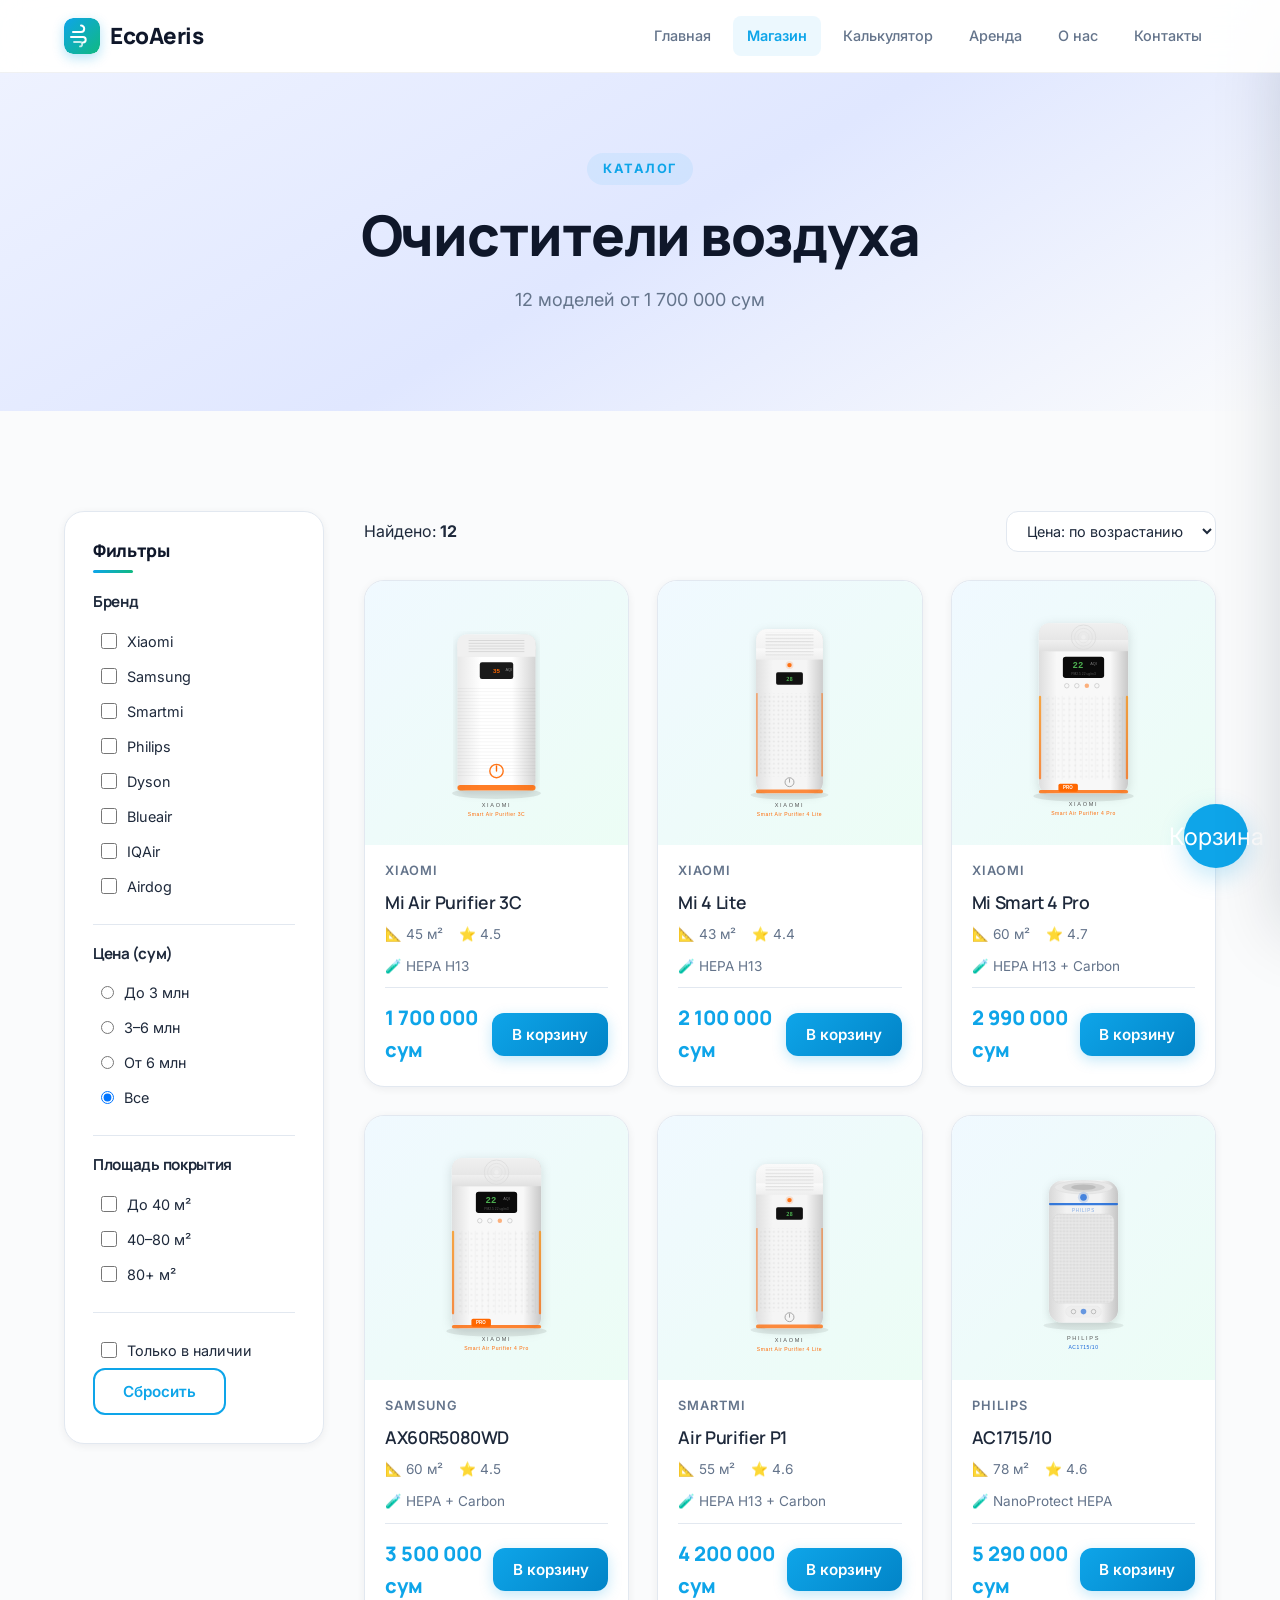
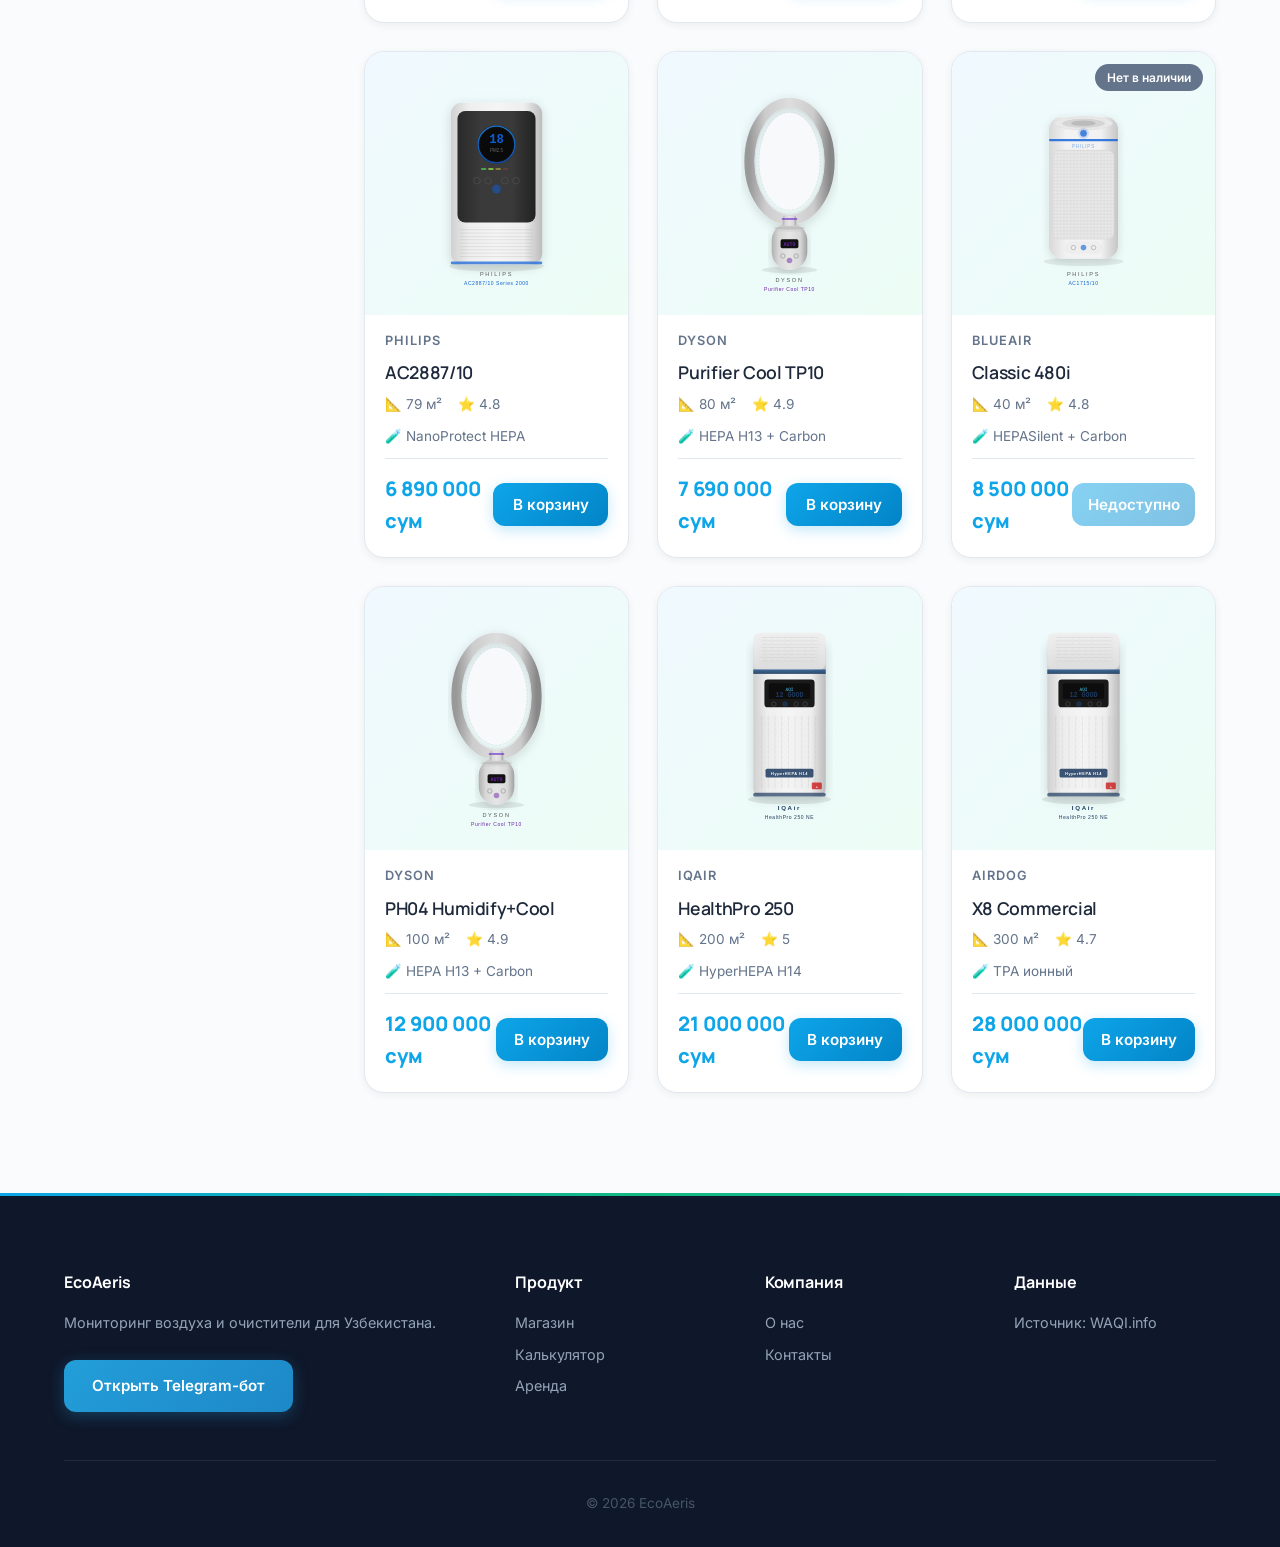
<file: website/shop.html>
<!DOCTYPE html>
<html lang="ru">
<head>
  <meta charset="UTF-8">
  <link rel="icon" href="favicon.svg" type="image/svg+xml">
  <meta name="viewport" content="width=device-width, initial-scale=1.0">
  <title>EcoAeris — Магазин очистителей воздуха</title>

  <link rel="preconnect" href="https://fonts.googleapis.com">
  <link rel="preconnect" href="https://fonts.gstatic.com" crossorigin>
  <link href="https://fonts.googleapis.com/css2?family=Inter:wght@400;500;600&family=Manrope:wght@700;800&display=swap" rel="stylesheet">

  <link rel="stylesheet" href="assets/css/base.css">
  <link rel="stylesheet" href="assets/css/layout.css">
  <link rel="stylesheet" href="assets/css/components.css">
  <link rel="stylesheet" href="assets/css/shop.css">
</head>
<body>
<!--
  ╔══════════════════════════════════════════════╗
  ║  СТРАНИЦА: Магазин очистителей               ║
  ║  АВТОР: Самира                               ║
  ║  ФАЙЛЫ: shop.html, shop.css, shop.js         ║
  ║  JS-ФУНКЦИЯ: Динамические фильтры +           ║
  ║  корзина в LocalStorage                       ║
  ╚══════════════════════════════════════════════╝
-->

  <header class="site-header">
    <div class="container site-header__inner">
      <a href="index.html" class="logo">
        <img src="assets/images/logo.svg" alt="EcoAeris" class="logo__icon" width="36" height="36">
        <span>EcoAeris</span>
      </a>
      <button class="nav-toggle" aria-label="Меню">☰</button>
      <nav class="nav">
        <a href="index.html" class="nav__link">Главная</a>
        <a href="shop.html" class="nav__link active">Магазин</a>
        <a href="calculator.html" class="nav__link">Калькулятор</a>
        <a href="pricing.html" class="nav__link">Аренда</a>
        <a href="about.html" class="nav__link">О нас</a>
        <a href="contact.html" class="nav__link">Контакты</a>
      </nav>
    </div>
  </header>

  <main>
    <!-- Страница: Магазин | Автор: Самира | JS: Фильтры + корзина LocalStorage -->
    <section class="shop-hero">
      <div class="container">
        <header class="section__header">
          <span class="section__kicker">Каталог</span>
          <h1>Очистители воздуха</h1>
          <p class="section__subtitle" id="shop-counter">Загружаем каталог...</p>
        </header>
      </div>
    </section>

    <section class="section">
      <div class="container shop-layout">
        <aside class="filters">
          <h3>Фильтры</h3>
          <div class="filter-group">
            <h4>Бренд</h4>
            <label><input type="checkbox" class="filter" data-filter="brand" value="Xiaomi"> Xiaomi</label>
            <label><input type="checkbox" class="filter" data-filter="brand" value="Samsung"> Samsung</label>
            <label><input type="checkbox" class="filter" data-filter="brand" value="Smartmi"> Smartmi</label>
            <label><input type="checkbox" class="filter" data-filter="brand" value="Philips"> Philips</label>
            <label><input type="checkbox" class="filter" data-filter="brand" value="Dyson"> Dyson</label>
            <label><input type="checkbox" class="filter" data-filter="brand" value="Blueair"> Blueair</label>
            <label><input type="checkbox" class="filter" data-filter="brand" value="IQAir"> IQAir</label>
            <label><input type="checkbox" class="filter" data-filter="brand" value="Airdog"> Airdog</label>
          </div>
          <div class="filter-group">
            <h4>Цена (сум)</h4>
            <label><input type="radio" name="price" class="filter" data-filter="price" value="0-3000000"> До 3 млн</label>
            <label><input type="radio" name="price" class="filter" data-filter="price" value="3000000-6000000"> 3–6 млн</label>
            <label><input type="radio" name="price" class="filter" data-filter="price" value="6000000-999999999"> От 6 млн</label>
            <label><input type="radio" name="price" class="filter" data-filter="price" value="" checked> Все</label>
          </div>
          <div class="filter-group">
            <h4>Площадь покрытия</h4>
            <label><input type="checkbox" class="filter" data-filter="coverage" value="small"> До 40 м²</label>
            <label><input type="checkbox" class="filter" data-filter="coverage" value="medium"> 40–80 м²</label>
            <label><input type="checkbox" class="filter" data-filter="coverage" value="large"> 80+ м²</label>
          </div>
          <div class="filter-group">
            <label><input type="checkbox" class="filter" data-filter="available" value="true"> Только в наличии</label>
          </div>
          <button class="btn btn--secondary" id="reset-filters">Сбросить</button>
        </aside>
        <div class="shop-main">
          <div class="shop-toolbar">
            <div>Найдено: <b id="result-count">0</b></div>
            <select id="sort-select">
              <option value="price-asc">Цена: по возрастанию</option>
              <option value="price-desc">Цена: по убыванию</option>
              <option value="coverage-desc">Площадь: больше</option>
            </select>
          </div>
          <div class="products-grid" id="products-grid"></div>
        </div>
      </div>
    </section>

    <aside class="cart" id="cart">
      <header class="cart__header">
        <h3>Корзина</h3>
        <button class="cart__close" id="cart-close" aria-label="Закрыть">×</button>
      </header>
      <div class="cart__body" id="cart-body">
        <p class="cart__empty">Корзина пуста</p>
      </div>
      <footer class="cart__footer">
        <div class="cart__total">Итого: <b><span id="cart-total">0</span> сум</b></div>
        <a href="https://t.me/EcoAeris_team_bot?start=cart" class="btn btn--primary" id="cart-checkout" target="_blank" rel="noopener">
          Оформить через Telegram
        </a>
      </footer>
    </aside>

    <button class="cart-toggle" id="cart-toggle" aria-label="Открыть корзину">
      Корзина <span class="cart-toggle__badge" id="cart-badge">0</span>
    </button>
  </main>

  <footer class="site-footer">
    <div class="container">
      <div class="footer__grid">
        <div>
          <h3 class="footer__title">EcoAeris</h3>
          <p>Мониторинг воздуха и очистители для Узбекистана.</p>
          <a href="https://t.me/EcoAeris_team_bot?start=website" target="_blank" rel="noopener" class="footer__tg-btn">Открыть Telegram-бот</a>
        </div>
        <div>
          <h4 class="footer__title">Продукт</h4>
          <p><a href="shop.html">Магазин</a></p>
          <p><a href="calculator.html">Калькулятор</a></p>
          <p><a href="pricing.html">Аренда</a></p>
        </div>
        <div>
          <h4 class="footer__title">Компания</h4>
          <p><a href="about.html">О нас</a></p>
          <p><a href="contact.html">Контакты</a></p>
        </div>
        <div>
          <h4 class="footer__title">Данные</h4>
          <p>Источник: WAQI.info</p>
        </div>
      </div>
      <div class="footer__bottom">&copy; <span id="footer-year">2026</span> EcoAeris</div>
    </div>
  </footer>

  <script src="assets/js/main.js"></script>
  <script src="assets/js/shop.js"></script>
</body>
</html>
</file>
<file: website/assets/css/base.css>
/* ============================================================
   Общие стили — переменные, reset, типографика.
   Автор: Арсений (тимлид)
   Файл: base.css
   Этот файл НЕ МЕНЯЕМ без согласования с тимлидом!
   ============================================================ */

/* --- CSS-переменные: палитра и размеры --- */
:root {
  /* Основная палитра бренда */
  --color-primary: #0EA5E9;        /* Небесно-голубой — акцент "воздух" */
  --color-primary-dark: #0284C7;   /* Тёмный голубой для hover */
  --color-secondary: #10B981;      /* Изумрудный — эко, clean */
  --color-secondary-dark: #059669;
  --color-accent: #14B8A6;         /* Бирюзовый */
  --color-warm: #FEFCE8;           /* Тёплый кремовый — фон секций */
  --color-danger: #EF4444;

  /* Нейтральные */
  --color-dark: #0F172A;           /* Slate 900 — тёмный текст */
  --color-text: #1E293B;           /* Основной текст */
  --color-muted: #64748B;          /* Серый второстепенный */
  --color-border: #E2E8F0;         /* Границы */
  --color-bg: #FAFBFC;             /* Фон страницы */
  --color-bg-alt: #F1F5F9;         /* Альтернативный фон */
  --color-white: #FFFFFF;

  /* AQI-цвета по US EPA (используем в карте и графиках) */
  --aqi-good: #00E400;
  --aqi-moderate: #FFFF00;
  --aqi-usg: #FF7E00;
  --aqi-unhealthy: #FF0000;
  --aqi-very-unhealthy: #8F3F97;
  --aqi-hazardous: #7E0023;

  /* Типографика */
  --font-heading: 'Manrope', 'Segoe UI', sans-serif;
  --font-body: 'Inter', 'Segoe UI', sans-serif;

  /* Размеры */
  --container-max: 1200px;
  --header-h: 72px;
  --radius-xs: 6px;
  --radius-sm: 8px;
  --radius-md: 12px;
  --radius-lg: 20px;
  --radius-xl: 28px;

  /* Тени */
  --shadow-xs: 0 1px 3px rgba(15, 23, 42, 0.04);
  --shadow-sm: 0 2px 8px rgba(15, 23, 42, 0.06);
  --shadow-md: 0 8px 24px rgba(15, 23, 42, 0.08);
  --shadow-lg: 0 20px 48px rgba(15, 23, 42, 0.12);
  --shadow-xl: 0 32px 64px rgba(15, 23, 42, 0.16);
  --shadow-primary: 0 8px 24px rgba(14, 165, 233, 0.25);

  /* Переходы */
  --transition: 0.3s cubic-bezier(0.4, 0, 0.2, 1);
  --transition-fast: 0.15s ease;
  --transition-slow: 0.5s cubic-bezier(0.4, 0, 0.2, 1);
}

/* --- Тёмная тема (активируется атрибутом data-theme="dark" на <html>) --- */
[data-theme="dark"] {
  --color-text: #F1F5F9;
  --color-dark: #F8FAFC;
  --color-bg: #0F172A;
  --color-bg-alt: #1E293B;
  --color-white: #1E293B;
  --color-muted: #94A3B8;
  --color-border: #334155;
  --color-warm: #1E293B;
}

/* --- Reset: обнуляем отступы и рамки --- */
*,
*::before,
*::after {
  margin: 0;
  padding: 0;
  box-sizing: border-box;
}

html {
  scroll-behavior: smooth;
  -webkit-text-size-adjust: 100%;
}

body {
  font-family: var(--font-body);
  font-size: 16px;
  line-height: 1.6;
  color: var(--color-text);
  background: var(--color-bg);
  -webkit-font-smoothing: antialiased;
  -moz-osx-font-smoothing: grayscale;
  overflow-x: hidden;
}

main {
  min-height: calc(100vh - var(--header-h));
}

/* --- Типографика --- */
h1, h2, h3, h4, h5, h6 {
  font-family: var(--font-heading);
  font-weight: 800;
  line-height: 1.2;
  color: var(--color-dark);
  letter-spacing: -0.02em;
  text-rendering: optimizeLegibility;
}

h1 { font-size: clamp(2rem, 5vw, 3.5rem); }
h2 { font-size: clamp(1.5rem, 4vw, 2.5rem); }
h3 { font-size: clamp(1.25rem, 3vw, 1.75rem); }

p { margin-bottom: 0; }

a {
  color: var(--color-primary);
  text-decoration: none;
  transition: color var(--transition);
}

a:hover {
  color: var(--color-secondary);
}

img {
  max-width: 100%;
  height: auto;
  display: block;
}

button {
  font-family: var(--font-body);
}

button, a {
  -webkit-tap-highlight-color: transparent;
}

/* --- Утилиты --- */
.container {
  max-width: var(--container-max);
  margin: 0 auto;
  padding: 0 24px;
}

.section {
  padding: 100px 0;
}

.section--warm { background: var(--color-warm); }

/* Section header/kicker (shared across pages) */
.section__header {
  text-align: center;
  margin-bottom: 56px;
  max-width: 700px;
  margin-left: auto;
  margin-right: auto;
}

.section__kicker {
  display: inline-block;
  padding: 6px 16px;
  background: rgba(14, 165, 233, 0.08);
  color: var(--color-primary);
  font-size: 0.8rem;
  font-weight: 700;
  border-radius: 999px;
  margin-bottom: 16px;
  text-transform: uppercase;
  letter-spacing: 1.5px;
}

.section__subtitle {
  color: var(--color-muted);
  margin-top: 16px;
  font-size: 1.125rem;
  line-height: 1.7;
}

/* gradient underline removed for cleaner look */

/* --- Скрытие для скринридеров --- */
.sr-only {
  position: absolute;
  width: 1px;
  height: 1px;
  padding: 0;
  margin: -1px;
  overflow: hidden;
  clip: rect(0, 0, 0, 0);
  border: 0;
}

/* --- Анимации появления --- */
@keyframes fadeInUp {
  from { opacity: 0; transform: translateY(24px); }
  to   { opacity: 1; transform: translateY(0); }
}

@keyframes fadeIn {
  from { opacity: 0; }
  to   { opacity: 1; }
}

/* --- Выделение текста --- */
::selection {
  background: rgba(14, 165, 233, 0.2);
  color: var(--color-dark);
}

/* --- Скроллбар --- */
::-webkit-scrollbar { width: 8px; }
::-webkit-scrollbar-track { background: var(--color-bg); }
::-webkit-scrollbar-thumb {
  background: var(--color-border);
  border-radius: 999px;
}
::-webkit-scrollbar-thumb:hover { background: var(--color-muted); }

/* --- Адаптив --- */
@media (max-width: 768px) {
  .section { padding: 60px 0; }
  .container { padding: 0 16px; }
  .section__header { margin-bottom: 40px; }
}

@media (max-width: 480px) {
  .section { padding: 48px 0; }
  .container { padding: 0 16px; }
  html { font-size: 15px; }
}
</file>
<file: website/assets/css/layout.css>
/* ============================================================
   Header, навигация, footer — единые для всех страниц.
   Автор: Арсений
   Файл: layout.css
   ============================================================ */

/* --- Header (glassmorphism) --- */
.site-header {
  position: sticky;
  top: 0;
  z-index: 100;
  background: rgba(255, 255, 255, 0.85);
  backdrop-filter: blur(20px);
  -webkit-backdrop-filter: blur(20px);
  border-bottom: 1px solid rgba(15, 23, 42, 0.06);
  transition: box-shadow var(--transition), background var(--transition);
}

.site-header:hover {
  background: rgba(255, 255, 255, 0.95);
  box-shadow: var(--shadow-sm);
}

.site-header__inner {
  display: flex;
  align-items: center;
  justify-content: space-between;
  height: var(--header-h);
}

/* --- Логотип --- */
.logo {
  display: flex;
  align-items: center;
  gap: 10px;
  font-family: var(--font-heading);
  font-size: 1.4rem;
  font-weight: 800;
  color: var(--color-dark);
  letter-spacing: -0.02em;
  transition: transform var(--transition);
}

.logo:hover {
  transform: scale(1.03);
  color: var(--color-dark);
}

.logo__icon {
  width: 36px;
  height: 36px;
  border-radius: 9px;
  display: block;
  flex-shrink: 0;
  box-shadow: 0 4px 12px rgba(14, 165, 233, 0.3);
  transition: transform var(--transition), box-shadow var(--transition);
}

.logo:hover .logo__icon {
  transform: rotate(-5deg) scale(1.08);
  box-shadow: 0 6px 16px rgba(14, 165, 233, 0.4);
}

/* --- Навигация --- */
.nav {
  display: flex;
  gap: 8px;
  align-items: center;
  flex-wrap: wrap;
  overflow-x: hidden;
}

.nav__link {
  color: var(--color-muted);
  font-weight: 500;
  font-size: 0.9rem;
  padding: 8px 14px;
  border-radius: var(--radius-sm);
  position: relative;
  transition: all var(--transition);
}

.nav__link:hover {
  color: var(--color-primary);
  background: rgba(14, 165, 233, 0.06);
}

.nav__link.active {
  color: var(--color-primary);
  background: rgba(14, 165, 233, 0.08);
  font-weight: 600;
}

/* --- Мобильное меню --- */
.nav-toggle {
  display: none;
  background: none;
  border: none;
  font-size: 1.4rem;
  cursor: pointer;
  width: 44px;
  height: 44px;
  border-radius: var(--radius-sm);
  transition: background var(--transition);
  color: var(--color-dark);
}

.nav-toggle:hover {
  background: var(--color-bg-alt);
}

@media (max-width: 768px) {
  .nav {
    display: none;
    animation: fadeInUp 0.3s ease;
  }
  .nav.open {
    display: flex;
    position: fixed;
    top: var(--header-h);
    right: 0;
    left: 0;
    bottom: 0;
    flex-direction: column;
    background: rgba(255, 255, 255, 0.98);
    backdrop-filter: blur(20px);
    -webkit-backdrop-filter: blur(20px);
    padding: 24px;
    gap: 4px;
    overflow-y: auto;
    z-index: 999;
  }
  .nav.open .nav__link {
    font-size: 1.1rem;
    padding: 14px 16px;
    border-radius: var(--radius-md);
  }
  .nav.open .nav__link:hover,
  .nav.open .nav__link.active {
    background: rgba(14, 165, 233, 0.08);
  }
  .nav-toggle { display: flex; align-items: center; justify-content: center; }
}

[data-theme="dark"] .nav.open {
  background: rgba(15, 23, 42, 0.98);
}

/* --- Footer --- */
.site-footer {
  background: var(--color-dark);
  color: #94A3B8;
  padding: 80px 0 32px;
  position: relative;
}

/* Градиентная линия сверху */
.site-footer::before {
  content: '';
  position: absolute;
  top: 0;
  left: 0;
  right: 0;
  height: 3px;
  background: linear-gradient(90deg, var(--color-primary), var(--color-secondary), var(--color-accent));
}

.site-footer a {
  color: #94A3B8;
  transition: color var(--transition);
}
.site-footer a:hover { color: white; }

.footer__grid {
  display: grid;
  grid-template-columns: 2fr 1fr 1fr 1fr;
  gap: 48px;
  margin-bottom: 48px;
  align-items: start;
}

.footer__title {
  color: white;
  font-weight: 700;
  margin-bottom: 20px;
  font-size: 1rem;
  letter-spacing: -0.01em;
}

.footer__grid p {
  margin-bottom: 10px;
  font-size: 0.9rem;
  line-height: 1.5;
}

.footer__tg-btn {
  display: inline-flex;
  align-items: center;
  gap: 10px;
  padding: 14px 28px;
  background: linear-gradient(135deg, #229ED9, #1E88C7);
  color: white !important;
  border-radius: var(--radius-md);
  font-weight: 600;
  font-size: 0.95rem;
  transition: all var(--transition);
  margin-top: 16px;
  box-shadow: 0 4px 16px rgba(34, 158, 217, 0.3);
}

.footer__tg-btn:hover {
  transform: translateY(-3px);
  box-shadow: 0 8px 24px rgba(34, 158, 217, 0.4);
}

.footer__bottom {
  padding-top: 32px;
  border-top: 1px solid rgba(255, 255, 255, 0.08);
  text-align: center;
  font-size: 0.85rem;
  color: #475569;
}

@media (max-width: 768px) {
  .footer__grid {
    grid-template-columns: 1fr 1fr;
    gap: 32px;
  }
  .site-footer { padding: 60px 0 24px; }
}

@media (max-width: 480px) {
  .footer__grid {
    grid-template-columns: 1fr;
    gap: 24px;
  }
  .footer__tg-btn {
    width: 100%;
    text-align: center;
  }
}

/* --- Floating Telegram button --- */
.tg-float {
  position: fixed; bottom: 28px; left: 28px;
  width: 56px; height: 56px;
  background: linear-gradient(135deg, #229ED9, #1a8fc4);
  color: white; border-radius: 50%;
  display: flex; align-items: center; justify-content: center;
  font-size: 1.5rem; text-decoration: none;
  box-shadow: 0 4px 20px rgba(34, 158, 217, 0.4);
  z-index: 80;
  transition: transform 0.3s, box-shadow 0.3s;
}
.tg-float:hover {
  transform: scale(1.1) translateY(-2px);
  box-shadow: 0 8px 28px rgba(34, 158, 217, 0.5);
  color: white;
}
@media (max-width: 480px) {
  .tg-float { width: 48px; height: 48px; bottom: 20px; left: 16px; font-size: 1.25rem; }
}
</file>
<file: website/assets/css/components.css>
/* ============================================================
   Кнопки, карточки, бейджи — переиспользуемые компоненты.
   Автор: Арсений
   Файл: components.css
   ============================================================ */

/* --- Кнопки --- */
.btn {
  display: inline-flex;
  align-items: center;
  justify-content: center;
  gap: 8px;
  padding: 12px 28px;
  border-radius: var(--radius-md);
  font-family: var(--font-body);
  font-weight: 600;
  font-size: 0.95rem;
  cursor: pointer;
  border: none;
  transition: all var(--transition);
  text-decoration: none;
  position: relative;
  overflow: hidden;
  white-space: nowrap;
}

.btn--primary {
  background: linear-gradient(135deg, var(--color-primary), var(--color-primary-dark));
  color: white;
  box-shadow: 0 4px 14px rgba(14, 165, 233, 0.25);
}

.btn--primary:hover {
  background: linear-gradient(135deg, var(--color-primary-dark), var(--color-primary));
  color: white;
  transform: translateY(-2px);
  box-shadow: 0 8px 24px rgba(14, 165, 233, 0.35);
}

.btn--primary:active {
  transform: translateY(0);
  box-shadow: 0 2px 8px rgba(14, 165, 233, 0.2);
}

.btn--secondary {
  background: transparent;
  color: var(--color-primary);
  border: 2px solid var(--color-primary);
}

.btn--secondary:hover {
  background: var(--color-primary);
  color: white;
  transform: translateY(-2px);
  box-shadow: var(--shadow-primary);
}

.btn--large {
  padding: 16px 36px;
  font-size: 1.05rem;
}

.btn:disabled {
  opacity: 0.5;
  cursor: not-allowed;
  transform: none !important;
  box-shadow: none !important;
}

/* --- Карточка (универсальная) --- */
.card {
  background: var(--color-white);
  border-radius: var(--radius-lg);
  padding: 28px;
  box-shadow: var(--shadow-sm);
  border: 1px solid rgba(15, 23, 42, 0.04);
  transition: transform var(--transition), box-shadow var(--transition);
}

.card:hover {
  transform: translateY(-6px);
  box-shadow: var(--shadow-md);
}

/* --- AQI-бейдж: цвет зависит от значения --- */
.aqi-badge {
  display: inline-flex;
  align-items: center;
  gap: 6px;
  padding: 6px 14px;
  border-radius: 999px;
  font-weight: 700;
  font-size: 0.8rem;
  color: white;
  letter-spacing: 0.3px;
  white-space: nowrap;
}

.aqi-badge--good { background: var(--aqi-good); color: #064E3B; }
.aqi-badge--moderate { background: var(--aqi-moderate); color: #78350F; }
.aqi-badge--usg { background: var(--aqi-usg); color: white; }
.aqi-badge--unhealthy { background: var(--aqi-unhealthy); color: white; }
.aqi-badge--very-unhealthy { background: var(--aqi-very-unhealthy); color: white; }
.aqi-badge--hazardous { background: var(--aqi-hazardous); color: white; }

/* --- Пустое состояние --- */
.empty {
  text-align: center;
  color: var(--color-muted);
  padding: 48px 24px;
  font-size: 1rem;
}
</file>
<file: website/assets/css/home.css>
/* ============================================================
   Главная страница — hero, карта, статистика, шаги.
   Автор: Арсений
   Файл: home.css
   Уникальный CSS-вклад: pulse-анимация маркеров, gradient hero,
   glassmorphism AQI, entrance animations, connected steps
   ============================================================ */

/* ===================
   KEYFRAMES
   =================== */

@keyframes float {
  0%, 100% { transform: translate(0, 0) scale(1); }
  33%      { transform: translate(20px, -20px) scale(1.03); }
  66%      { transform: translate(-10px, 15px) scale(0.97); }
}

@keyframes heroFadeInUp {
  from {
    opacity: 0;
    transform: translateY(32px);
  }
  to {
    opacity: 1;
    transform: translateY(0);
  }
}

@keyframes aqiPulseGlow {
  0%, 100% { box-shadow: 0 0 0 0 rgba(14, 165, 233, 0.35); }
  50%      { box-shadow: 0 0 32px 8px rgba(14, 165, 233, 0.18); }
}

@keyframes skeleton-shine {
  0%   { background-position: -200% 0; }
  100% { background-position: 200% 0; }
}

@keyframes countUp {
  from { opacity: 0; transform: scale(0.85) translateY(10px); }
  to   { opacity: 1; transform: scale(1) translateY(0); }
}

/* ===================
   ENTRANCE ANIMATION UTILITY
   =================== */

/* ===================
   HERO SECTION
   =================== */

.hero {
  min-height: 90vh;
  display: flex;
  align-items: center;
  background:
    linear-gradient(150deg,
      #EFF6FF 0%,
      #DBEAFE 30%,
      #D1FAE5 70%,
      #ECFDF5 100%);
  position: relative;
  overflow: hidden;
}

/* Subtle floating shapes */
.hero::before,
.hero::after {
  content: '';
  position: absolute;
  border-radius: 50%;
  filter: blur(100px);
  opacity: 0.35;
  pointer-events: none;
  will-change: transform;
}

.hero::before {
  width: 500px;
  height: 500px;
  background: radial-gradient(circle, #0EA5E9, #38BDF8);
  top: -160px;
  left: -120px;
  animation: float 14s ease-in-out infinite;
}

.hero::after {
  width: 600px;
  height: 600px;
  background: radial-gradient(circle, #10B981, #34D399);
  bottom: -200px;
  right: -180px;
  animation: float 18s ease-in-out infinite reverse;
}

.hero__inner {
  position: relative;
  z-index: 1;
  display: grid;
  grid-template-columns: 1.2fr 1fr;
  gap: 64px;
  align-items: center;
  padding: 100px 0 120px;
  animation: heroFadeInUp 0.8s cubic-bezier(0.22, 1, 0.36, 1) both;
}

.hero h1 {
  font-size: clamp(2.5rem, 6vw, 4.25rem);
  margin-bottom: 24px;
  line-height: 1.1;
  letter-spacing: -0.02em;
}

.hero__accent {
  background: linear-gradient(100deg, var(--color-primary), var(--color-secondary));
  -webkit-background-clip: text;
  -webkit-text-fill-color: transparent;
  background-clip: text;
}

.hero__subtitle {
  font-size: 1.175rem;
  color: var(--color-muted);
  margin-bottom: 36px;
  max-width: 520px;
  line-height: 1.7;
}

.hero__cta {
  display: flex;
  gap: 16px;
  flex-wrap: wrap;
}

/* ===================
   AQI WIDGET (glassmorphism)
   =================== */

.aqi-widget {
  background: rgba(255, 255, 255, 0.55);
  backdrop-filter: blur(20px);
  -webkit-backdrop-filter: blur(20px);
  border: 1px solid rgba(255, 255, 255, 0.7);
  border-radius: var(--radius-xl);
  padding: 40px 36px;
  box-shadow:
    0 8px 32px rgba(15, 23, 42, 0.08),
    inset 0 1px 0 rgba(255, 255, 255, 0.6);
  text-align: center;
  transition: transform var(--transition), box-shadow var(--transition);
  animation: heroFadeInUp 0.9s 0.2s cubic-bezier(0.22, 1, 0.36, 1) both;
}

.aqi-widget:hover {
  transform: translateY(-4px);
  box-shadow:
    0 16px 48px rgba(15, 23, 42, 0.12),
    inset 0 1px 0 rgba(255, 255, 255, 0.6);
}

.aqi-widget__inner {
  display: flex;
  flex-direction: column;
  gap: 14px;
  align-items: center;
}

.aqi-widget__label {
  font-size: 0.8rem;
  color: var(--color-muted);
  text-transform: uppercase;
  letter-spacing: 2.5px;
  font-weight: 500;
}

.aqi-widget__number {
  font-family: var(--font-heading);
  font-size: 5.5rem;
  font-weight: 800;
  color: var(--aqi-color, var(--color-primary));
  line-height: 1;
  position: relative;
  animation: countUp 0.6s cubic-bezier(0.22, 1, 0.36, 1) both,
             aqiPulseGlow 3s ease-in-out infinite;
  border-radius: 50%;
  padding: 8px 16px;
}

.aqi-widget__category {
  font-size: 1.3rem;
  font-weight: 700;
  color: var(--aqi-color, var(--color-primary));
}

.aqi-widget__meta {
  margin-top: 20px;
  padding-top: 20px;
  border-top: 1px solid rgba(226, 232, 240, 0.6);
  font-size: 0.875rem;
  color: var(--color-muted);
  display: flex;
  flex-direction: column;
  gap: 6px;
  line-height: 1.5;
}

/* ===================
   SKELETON LOADER
   =================== */

.aqi-widget__skeleton {
  padding: 44px 24px;
}

.skeleton-circle {
  width: 120px;
  height: 120px;
  border-radius: 50%;
  background: linear-gradient(
    100deg,
    #E2E8F0 0%,
    #E2E8F0 30%,
    #F1F5F9 50%,
    #E2E8F0 70%,
    #E2E8F0 100%
  );
  background-size: 300% 100%;
  animation: skeleton-shine 1.8s cubic-bezier(0.4, 0, 0.2, 1) infinite;
  margin: 0 auto 20px;
}

/* ===================
   MAP (WAQI iframe)
   =================== */

.map-wrap {
  width: 100%;
  height: 620px;
  border-radius: var(--radius-xl);
  overflow: hidden;
  box-shadow: var(--shadow-lg);
  border: 1px solid var(--color-border);
  animation: heroFadeInUp 0.7s 0.15s cubic-bezier(0.22, 1, 0.36, 1) both;
}

.map-wrap iframe {
  display: block;
  width: 100%;
  height: 100%;
  border: none;
}

/* Section header entrance animation (home-specific) */
.section__header {
  animation: heroFadeInUp 0.7s cubic-bezier(0.22, 1, 0.36, 1) both;
}

/* ===================
   STATS SECTION
   =================== */

.stats-grid {
  display: grid;
  grid-template-columns: repeat(4, 1fr);
  gap: 28px;
  justify-items: center;
}

.stat-card {
  text-align: center;
  padding: 24px 16px;
  border-top: 3px solid transparent;
  transition: border-color var(--transition), transform var(--transition);
  animation: heroFadeInUp 0.7s cubic-bezier(0.22, 1, 0.36, 1) both;
}

.stat-card:hover {
  border-image: linear-gradient(90deg, var(--color-primary), var(--color-secondary)) 1;
  transform: translateY(-4px);
}

.stat-card:nth-child(1) { animation-delay: 0s; }
.stat-card:nth-child(2) { animation-delay: 0.1s; }
.stat-card:nth-child(3) { animation-delay: 0.2s; }
.stat-card:nth-child(4) { animation-delay: 0.3s; }

.stat-card__number {
  font-family: var(--font-heading);
  font-size: 4.5rem;
  font-weight: 800;
  background: linear-gradient(135deg, var(--color-primary) 0%, var(--color-secondary) 100%);
  -webkit-background-clip: text;
  -webkit-text-fill-color: transparent;
  background-clip: text;
  margin-bottom: 10px;
  line-height: 1;
  letter-spacing: -0.03em;
  animation: countUp 0.8s cubic-bezier(0.22, 1, 0.36, 1) both;
}

.stat-card:nth-child(2) .stat-card__number { animation-delay: 0.15s; }
.stat-card:nth-child(3) .stat-card__number { animation-delay: 0.3s; }
.stat-card:nth-child(4) .stat-card__number { animation-delay: 0.45s; }

/* ===================
   STEPS SECTION (connected dotted line)
   =================== */

.steps {
  display: grid;
  grid-template-columns: repeat(3, 1fr);
  gap: 32px;
  justify-items: center;
  position: relative;
}

.step {
  position: relative;
  padding: 32px 24px;
  text-align: center;
  animation: heroFadeInUp 0.7s cubic-bezier(0.22, 1, 0.36, 1) both;
}

.step:nth-child(1) { animation-delay: 0s; }
.step:nth-child(2) { animation-delay: 0.12s; }
.step:nth-child(3) { animation-delay: 0.24s; }
.step:nth-child(4) { animation-delay: 0.36s; }

.step__num {
  width: 56px;
  height: 56px;
  border-radius: 50%;
  background: linear-gradient(135deg, var(--color-primary), var(--color-accent));
  color: white;
  font-family: var(--font-heading);
  font-size: 1.5rem;
  font-weight: 800;
  display: flex;
  align-items: center;
  justify-content: center;
  margin: 0 auto 20px;
  position: relative;
  z-index: 1;
  box-shadow: 0 4px 16px rgba(14, 165, 233, 0.2);
  transition: transform var(--transition), box-shadow var(--transition);
}

.step:hover .step__num {
  transform: scale(1.1);
  box-shadow: 0 6px 24px rgba(14, 165, 233, 0.3);
}

/* ===================
   RESPONSIVE — 1024px
   =================== */

@media (max-width: 1024px) {
  .hero__inner {
    grid-template-columns: 1fr 1fr;
    gap: 40px;
    padding: 80px 0 100px;
  }

  .hero h1 {
    font-size: clamp(2rem, 5vw, 3rem);
  }

  .stats-grid {
    grid-template-columns: repeat(2, 1fr);
  }

  .steps {
    grid-template-columns: repeat(3, 1fr);
  }
}

/* ===================
   RESPONSIVE — 768px
   =================== */

@media (max-width: 768px) {
  .map-wrap { height: 450px; }
  .hero {
    min-height: auto;
  }

  .hero::before {
    width: 300px;
    height: 300px;
    opacity: 0.25;
  }

  .hero::after {
    width: 350px;
    height: 350px;
    opacity: 0.25;
  }

  .hero__inner {
    grid-template-columns: 1fr;
    gap: 36px;
    padding: 60px 0 80px;
  }

  .hero h1 {
    font-size: clamp(1.875rem, 5vw, 2.5rem);
  }

  .hero__subtitle {
    font-size: 1.05rem;
    margin-bottom: 28px;
  }

  .hero__cta {
    flex-direction: column;
  }

  .hero__cta .btn {
    width: 100%;
  }

  .aqi-widget {
    padding: 32px 24px;
  }

  .aqi-widget__number {
    font-size: 4.5rem;
  }

  .stats-grid {
    grid-template-columns: repeat(2, 1fr);
    gap: 24px;
  }

  .stat-card__number {
    font-size: 3.5rem;
  }

  .steps {
    grid-template-columns: 1fr;
    gap: 24px;
    max-width: 400px;
    margin: 0 auto;
  }

}

/* ===================
   RESPONSIVE — 480px
   =================== */

@media (max-width: 480px) {
  .map-wrap { height: 300px; border-radius: var(--radius-md); }
  .hero__cta .btn {
    width: 100%;
  }
  .hero__inner {
    padding: 40px 0 60px;
    gap: 28px;
  }

  .hero h1 {
    font-size: 1.75rem;
  }

  .hero__subtitle {
    font-size: 1rem;
    margin-bottom: 24px;
  }

  .aqi-widget {
    padding: 28px 20px;
    border-radius: var(--radius-lg);
  }

  .aqi-widget__number {
    font-size: 3.5rem;
  }

  .aqi-widget__category {
    font-size: 1.1rem;
  }

  .stats-grid {
    grid-template-columns: repeat(2, 1fr);
    gap: 16px;
  }

  .stat-card__number {
    font-size: 3rem;
  }

  .step__num {
    width: 48px;
    height: 48px;
    font-size: 1.25rem;
  }
}
</file>
<file: website/assets/css/about.css>
/* ============================================================
   О нас — история, ценности, команда, тёмная тема.
   Автор: Эмран
   Файл: about.css
   Dark theme via [data-theme] + smooth transitions + entrance anims
   ============================================================ */

/* --- Entrance animations --- */
@keyframes aboutFadeInUp {
  from { opacity: 0; transform: translateY(28px); }
  to   { opacity: 1; transform: translateY(0); }
}

@keyframes aboutScaleIn {
  from { opacity: 0; transform: scale(0.92); }
  to   { opacity: 1; transform: scale(1); }
}

@keyframes aboutSlideInLeft {
  from { opacity: 0; transform: translateX(-32px); }
  to   { opacity: 1; transform: translateX(0); }
}

@keyframes aboutSlideInRight {
  from { opacity: 0; transform: translateX(32px); }
  to   { opacity: 1; transform: translateX(0); }
}

@keyframes avatarPulse {
  0%, 100% { box-shadow: 0 0 0 0 rgba(14, 165, 233, 0.3); }
  50%      { box-shadow: 0 0 0 10px rgba(14, 165, 233, 0); }
}

/* --- Body transition for theme switching --- */
body {
  transition: background-color var(--transition-slow), color var(--transition-slow);
}

/* --- Lang switcher in header --- */
.lang-switcher {
  display: flex;
  gap: 4px;
  background: rgba(0, 0, 0, 0.05);
  border-radius: 999px;
  padding: 4px;
  margin-left: 16px;
  transition: background var(--transition);
}

[data-theme="dark"] .lang-switcher {
  background: rgba(255, 255, 255, 0.08);
}

.lang-btn {
  padding: 6px 12px;
  border: 0;
  background: transparent;
  border-radius: 999px;
  font-family: var(--font-body);
  font-size: 0.75rem;
  font-weight: 700;
  cursor: pointer;
  color: var(--color-muted);
  transition: all var(--transition);
  position: relative;
  overflow: hidden;
}

.lang-btn::before {
  content: "";
  position: absolute;
  inset: 0;
  border-radius: 999px;
  background: linear-gradient(135deg, var(--color-primary), var(--color-secondary));
  opacity: 0;
  transition: opacity var(--transition);
  z-index: 0;
}

.lang-btn:hover {
  color: var(--color-primary);
}

.lang-btn.active {
  background: var(--color-white);
  color: var(--color-primary);
  box-shadow: var(--shadow-sm);
}

.lang-btn.active:hover::before {
  opacity: 0;
}

[data-theme="dark"] .lang-btn {
  color: var(--color-muted);
}

[data-theme="dark"] .lang-btn.active {
  background: rgba(255, 255, 255, 0.12);
  color: var(--color-primary);
  box-shadow: 0 2px 8px rgba(14, 165, 233, 0.15);
}

/* --- Theme toggle button --- */
.theme-toggle {
  width: 40px;
  height: 40px;
  border: 0;
  border-radius: 50%;
  background: rgba(0, 0, 0, 0.05);
  cursor: pointer;
  font-size: 1.2rem;
  margin-left: 8px;
  transition: transform var(--transition), background var(--transition),
              box-shadow var(--transition);
  display: inline-flex;
  align-items: center;
  justify-content: center;
}

.theme-toggle:hover {
  transform: rotate(20deg) scale(1.1);
  background: rgba(14, 165, 233, 0.1);
  box-shadow: 0 0 0 4px rgba(14, 165, 233, 0.08);
}

.theme-toggle:active {
  transform: rotate(20deg) scale(0.95);
}

[data-theme="dark"] .theme-toggle {
  background: rgba(255, 255, 255, 0.08);
}

[data-theme="dark"] .theme-toggle:hover {
  background: rgba(255, 255, 255, 0.14);
  box-shadow: 0 0 0 4px rgba(250, 204, 21, 0.1);
}

/* --- Hero --- */
.about-hero {
  padding-top: 40px;
  animation: aboutFadeInUp 0.7s ease-out both;
  background: linear-gradient(150deg, #ECFEFF 0%, #CFFAFE 50%, #FAFBFC 100%);
}

[data-theme="dark"] .about-hero {
  background: linear-gradient(150deg, #0C1E2E 0%, #0F2A3D 50%, var(--color-bg) 100%);
}

/* --- Story (two columns) --- */
.about-grid {
  display: grid;
  grid-template-columns: 2fr 1fr;
  gap: 48px;
  align-items: start;
}

.story-card {
  animation: aboutSlideInLeft 0.6s ease-out both;
  animation-delay: 0.15s;
}

.story-card h2 {
  margin-bottom: 24px;
}

.story-card p {
  margin-bottom: 16px;
  line-height: 1.8;
  color: var(--color-text);
}

/* --- Story stats sidebar --- */
.story-stats {
  background: linear-gradient(135deg, var(--color-primary), var(--color-secondary));
  padding: 40px;
  border-radius: var(--radius-lg);
  color: white;
  display: flex;
  flex-direction: column;
  gap: 28px;
  position: relative;
  overflow: hidden;
  animation: aboutSlideInRight 0.6s ease-out both;
  animation-delay: 0.25s;
}

.story-stats::before {
  content: "";
  position: absolute;
  top: -40%;
  right: -30%;
  width: 200px;
  height: 200px;
  background: radial-gradient(circle, rgba(255, 255, 255, 0.15) 0%, transparent 70%);
  border-radius: 50%;
  pointer-events: none;
}

.story-stats::after {
  content: "";
  position: absolute;
  bottom: -20%;
  left: -20%;
  width: 140px;
  height: 140px;
  background: radial-gradient(circle, rgba(255, 255, 255, 0.1) 0%, transparent 70%);
  border-radius: 50%;
  pointer-events: none;
}

.stat {
  position: relative;
  z-index: 1;
  transition: transform var(--transition);
}

.stat:hover {
  transform: translateX(4px);
}

.stat b {
  font-family: var(--font-heading);
  font-size: 3rem;
  font-weight: 800;
  display: block;
  line-height: 1;
  margin-bottom: 6px;
  background: linear-gradient(135deg, #fff 30%, rgba(255, 255, 255, 0.75));
  -webkit-background-clip: text;
  -webkit-text-fill-color: transparent;
  background-clip: text;
}

/* --- Values grid --- */
.values-grid {
  display: grid;
  grid-template-columns: repeat(auto-fit, minmax(260px, 1fr));
  gap: 24px;
  justify-items: center;
}

.value-card {
  animation: aboutFadeInUp 0.5s ease-out both;
  transition: transform var(--transition), box-shadow var(--transition);
}

.value-card:nth-child(1) { animation-delay: 0.1s; }
.value-card:nth-child(2) { animation-delay: 0.2s; }
.value-card:nth-child(3) { animation-delay: 0.3s; }
.value-card:nth-child(4) { animation-delay: 0.4s; }

.value-card:hover {
  transform: translateY(-4px);
  box-shadow: var(--shadow-lg);
}

.value-card__icon {
  font-size: 3.2rem;
  margin-bottom: 16px;
  width: 80px;
  height: 80px;
  display: flex;
  align-items: center;
  justify-content: center;
  border-radius: var(--radius-md);
  background: linear-gradient(135deg, rgba(14, 165, 233, 0.08), rgba(16, 185, 129, 0.08));
  transition: transform var(--transition), background var(--transition);
}

.value-card:hover .value-card__icon {
  transform: scale(1.1);
  background: linear-gradient(135deg, rgba(14, 165, 233, 0.14), rgba(16, 185, 129, 0.14));
}

[data-theme="dark"] .value-card__icon {
  background: linear-gradient(135deg, rgba(14, 165, 233, 0.15), rgba(16, 185, 129, 0.15));
}

[data-theme="dark"] .value-card:hover .value-card__icon {
  background: linear-gradient(135deg, rgba(14, 165, 233, 0.25), rgba(16, 185, 129, 0.25));
}

.value-card h3 {
  margin-bottom: 8px;
}

/* --- Team grid --- */
.team-grid {
  display: grid;
  grid-template-columns: repeat(3, 1fr);
  gap: 32px;
  justify-items: center;
}


.team-member {
  text-align: center;
  animation: aboutScaleIn 0.5s ease-out both;
  transition: transform var(--transition);
}

.team-member:nth-child(1) { animation-delay: 0.1s; }
.team-member:nth-child(2) { animation-delay: 0.18s; }
.team-member:nth-child(3) { animation-delay: 0.26s; }
.team-member:nth-child(4) { animation-delay: 0.34s; }
.team-member:nth-child(5) { animation-delay: 0.42s; }
.team-member:nth-child(6) { animation-delay: 0.5s; }

.team-member:hover {
  transform: translateY(-6px);
}

.team-member__avatar {
  width: 80px;
  height: 80px;
  margin: 0 auto 16px;
  border-radius: 50%;
  background: linear-gradient(135deg, var(--color-primary), var(--color-accent), var(--color-secondary));
  background-size: 200% 200%;
  color: white;
  font-family: var(--font-heading);
  font-size: 2rem;
  font-weight: 800;
  display: flex;
  align-items: center;
  justify-content: center;
  box-shadow: 0 4px 16px rgba(14, 165, 233, 0.2);
  transition: transform var(--transition), box-shadow var(--transition),
              background-position 0.8s ease;
  position: relative;
}

.team-member:hover .team-member__avatar {
  transform: scale(1.1);
  box-shadow: 0 8px 24px rgba(14, 165, 233, 0.3);
  background-position: 100% 100%;
  animation: avatarPulse 1.5s ease-in-out;
}

.team-member__avatar::after {
  content: "";
  position: absolute;
  inset: -3px;
  border-radius: 50%;
  background: linear-gradient(135deg, var(--color-primary), var(--color-secondary));
  z-index: -1;
  opacity: 0;
  transition: opacity var(--transition);
}

.team-member:hover .team-member__avatar::after {
  opacity: 0.3;
}

/* --- Responsive: 1024px --- */
@media (max-width: 1024px) {
  .about-grid {
    grid-template-columns: 1.5fr 1fr;
    gap: 36px;
  }

  .values-grid {
    grid-template-columns: repeat(2, 1fr);
  }

}

/* --- Responsive: 768px --- */
@media (max-width: 768px) {
  .about-grid {
    grid-template-columns: 1fr;
  }

  .story-stats {
    flex-direction: row;
    flex-wrap: wrap;
    padding: 28px;
  }

  .stat {
    flex: 1 1 45%;
    min-width: 120px;
  }

  .stat b {
    font-size: 2.4rem;
  }

  .values-grid {
    grid-template-columns: repeat(2, 1fr);
    gap: 16px;
  }

  .value-card__icon {
    width: 60px;
    height: 60px;
    font-size: 2.4rem;
  }

  .team-grid {
    grid-template-columns: repeat(2, 1fr);
    gap: 24px;
  }

  .team-member__avatar {
    width: 72px;
    height: 72px;
    font-size: 1.8rem;
  }

  .lang-switcher {
    order: 99;
    margin: 8px 0;
  }
}

/* --- Responsive: 480px --- */
@media (max-width: 480px) {
  .about-hero {
    padding-top: 24px;
  }

  .story-stats {
    flex-direction: column;
    padding: 24px;
    gap: 20px;
  }

  .stat b {
    font-size: 2rem;
  }

  .values-grid {
    grid-template-columns: 1fr;
  }

  .team-grid {
    grid-template-columns: repeat(2, 1fr);
    gap: 16px;
  }

  .team-member__avatar {
    width: 56px;
    height: 56px;
    font-size: 1.4rem;
  }

  .lang-switcher {
    margin-left: 0;
  }
}

/* --- Dark theme overrides --- */
[data-theme="dark"] body {
  background: var(--color-bg);
  color: var(--color-text);
}

[data-theme="dark"] .site-header {
  background: rgba(15, 23, 42, 0.92);
  border-bottom-color: var(--color-border);
  backdrop-filter: blur(12px);
  -webkit-backdrop-filter: blur(12px);
}

[data-theme="dark"] .logo {
  color: var(--color-text);
}

[data-theme="dark"] .nav__link {
  color: var(--color-muted);
}

[data-theme="dark"] .nav__link:hover {
  color: var(--color-primary);
}

[data-theme="dark"] .card,
[data-theme="dark"] .story-card {
  background: var(--color-bg-alt);
  color: var(--color-text);
  border-color: var(--color-border);
}

[data-theme="dark"] .card:hover,
[data-theme="dark"] .story-card:hover {
  border-color: rgba(14, 165, 233, 0.2);
}

[data-theme="dark"] h1,
[data-theme="dark"] h2,
[data-theme="dark"] h3 {
  color: var(--color-dark);
}

[data-theme="dark"] .story-stats {
  box-shadow: 0 20px 48px rgba(0, 0, 0, 0.3);
}

[data-theme="dark"] .value-card {
  border-color: var(--color-border);
}

[data-theme="dark"] .team-member__avatar {
  box-shadow: 0 4px 16px rgba(14, 165, 233, 0.3);
}

[data-theme="dark"] .section--warm {
  background: var(--color-warm);
}

[data-theme="dark"] .story-card p {
  color: var(--color-text);
}
</file>
<file: website/assets/css/calculator.css>
/* ============================================================
   Калькулятор подбора — wizard, опции, слайдер, результат.
   Автор: Муслима
   Файл: calculator.css
   Отличительная фишка: плавные slide-переходы между шагами
   ============================================================ */

.calc-hero {
  background: linear-gradient(150deg, #FFFBEB 0%, #FEF3C7 50%, #FDE68A20 100%);
  min-height: 80vh;
}

/* --- Progress bar --- */
.progress {
  max-width: 600px;
  margin: 0 auto 48px;
  text-align: center;
}

.progress__bar {
  height: 8px;
  background: linear-gradient(90deg, var(--color-primary), var(--color-secondary));
  border-radius: 999px;
  transition: width 0.6s cubic-bezier(0.4, 0, 0.2, 1);
  position: relative;
  box-shadow: 0 0 12px rgba(14, 165, 233, 0.3);
}

.progress__bar::after {
  content: '';
  position: absolute;
  right: 0;
  top: 50%;
  transform: translateY(-50%);
  width: 16px;
  height: 16px;
  background: var(--color-primary);
  border-radius: 50%;
  border: 3px solid var(--color-white);
  box-shadow: 0 0 0 3px rgba(14, 165, 233, 0.2), var(--shadow-sm);
  transition: right 0.6s cubic-bezier(0.4, 0, 0.2, 1);
}

.progress__label {
  display: block;
  margin-top: 16px;
  color: var(--color-muted);
  font-size: 0.875rem;
  font-weight: 500;
  letter-spacing: 0.02em;
  transition: color var(--transition);
}

/* --- Wizard container --- */
.wizard {
  max-width: 720px;
  margin: 0 auto;
  background: var(--color-white);
  border-radius: var(--radius-lg);
  padding: 48px;
  box-shadow: var(--shadow-md);
  position: relative;
  min-height: 400px;
  overflow: hidden;
  border: 1px solid var(--color-border);
}

.wizard__step {
  display: none;
  animation: wizardSlideIn 0.5s cubic-bezier(0.4, 0, 0.2, 1) both;
}

.wizard__step.active {
  display: block;
}

/* Forward slide */
@keyframes wizardSlideIn {
  0% {
    opacity: 0;
    transform: translateX(60px) scale(0.97);
    filter: blur(2px);
  }
  100% {
    opacity: 1;
    transform: translateX(0) scale(1);
    filter: blur(0);
  }
}

/* Backward slide (add .reverse class via JS for back navigation) */
@keyframes wizardSlideBack {
  0% {
    opacity: 0;
    transform: translateX(-60px) scale(0.97);
    filter: blur(2px);
  }
  100% {
    opacity: 1;
    transform: translateX(0) scale(1);
    filter: blur(0);
  }
}

.wizard__step.reverse {
  animation-name: wizardSlideBack;
}

/* Slide-in alias kept for backward compat */
.wizard__step h2 {
  text-align: center;
  margin-bottom: 32px;
  position: relative;
}

.wizard__step h2::after {
  content: '';
  display: block;
  width: 48px;
  height: 3px;
  background: linear-gradient(90deg, var(--color-primary), var(--color-secondary));
  border-radius: 999px;
  margin: 12px auto 0;
}

/* --- Варианты (option-card) --- */
.options {
  display: grid;
  grid-template-columns: repeat(2, 1fr);
  gap: 16px;
}

.option-card {
  padding: 28px 24px;
  border: 2px solid var(--color-border);
  border-radius: var(--radius-md);
  background: var(--color-white);
  cursor: pointer;
  transition:
    border-color var(--transition),
    transform var(--transition),
    box-shadow var(--transition),
    background var(--transition);
  display: flex;
  flex-direction: column;
  align-items: center;
  gap: 12px;
  font-family: var(--font-body);
  font-size: 1rem;
  font-weight: 600;
  color: var(--color-text);
  position: relative;
  overflow: hidden;
}

/* Icon background glow */
.option-card::before {
  content: '';
  position: absolute;
  top: -20px;
  width: 80px;
  height: 80px;
  background: radial-gradient(circle, rgba(14, 165, 233, 0.08) 0%, transparent 70%);
  border-radius: 50%;
  transition: transform var(--transition-slow), opacity var(--transition);
  opacity: 0;
  pointer-events: none;
}

.option-card:hover::before {
  opacity: 1;
  transform: scale(1.6);
}

.option-card:hover {
  border-color: var(--color-primary);
  transform: translateY(-4px);
  box-shadow: var(--shadow-md);
}

.option-card:focus-visible {
  outline: 3px solid rgba(14, 165, 233, 0.4);
  outline-offset: 2px;
  border-color: var(--color-primary);
}

.option-card:active {
  transform: translateY(-1px);
  box-shadow: var(--shadow-sm);
}

.option-card.active {
  border-color: var(--color-primary);
  background: rgba(14, 165, 233, 0.06);
  box-shadow: 0 0 0 3px rgba(14, 165, 233, 0.12), var(--shadow-sm);
}

.option-card.active::before {
  opacity: 1;
  transform: scale(2);
}

.option-card__icon {
  font-size: 2.5rem;
  transition: transform var(--transition);
  overflow: hidden;
  flex-shrink: 0;
}

.option-card__title {
  overflow: hidden;
  text-overflow: ellipsis;
  word-break: break-word;
}

.option-card:hover .option-card__icon {
  transform: scale(1.15);
}

/* --- Слайдер площади --- */
.slider-wrap {
  text-align: center;
  margin-bottom: 32px;
}

#area-slider {
  width: 100%;
  -webkit-appearance: none;
  appearance: none;
  height: 8px;
  background: linear-gradient(90deg, var(--color-border) 0%, var(--color-border) 100%);
  border-radius: 999px;
  margin-bottom: 20px;
  outline: none;
  transition: background var(--transition);
}

#area-slider::-webkit-slider-thumb {
  -webkit-appearance: none;
  width: 28px;
  height: 28px;
  background: var(--color-primary);
  border-radius: 50%;
  cursor: pointer;
  border: 3px solid var(--color-white);
  box-shadow: 0 0 0 3px rgba(14, 165, 233, 0.2), var(--shadow-sm);
  transition:
    transform var(--transition-fast),
    box-shadow var(--transition-fast);
}

#area-slider::-webkit-slider-thumb:hover {
  transform: scale(1.2);
  box-shadow: 0 0 0 5px rgba(14, 165, 233, 0.25), var(--shadow-md);
}

#area-slider::-webkit-slider-thumb:active {
  transform: scale(1.1);
  box-shadow: 0 0 0 6px rgba(14, 165, 233, 0.3), var(--shadow-md);
}

/* Firefox */
#area-slider::-moz-range-thumb {
  width: 28px;
  height: 28px;
  background: var(--color-primary);
  border-radius: 50%;
  cursor: pointer;
  border: 3px solid var(--color-white);
  box-shadow: 0 0 0 3px rgba(14, 165, 233, 0.2), var(--shadow-sm);
  transition:
    transform var(--transition-fast),
    box-shadow var(--transition-fast);
}

#area-slider::-moz-range-thumb:hover {
  transform: scale(1.2);
  box-shadow: 0 0 0 5px rgba(14, 165, 233, 0.25), var(--shadow-md);
}

#area-slider:focus-visible::-webkit-slider-thumb {
  box-shadow: 0 0 0 5px rgba(14, 165, 233, 0.35), var(--shadow-md);
}

.slider-value {
  font-family: var(--font-heading);
  font-size: 3rem;
  font-weight: 800;
  color: var(--color-primary);
  transition: transform var(--transition-fast);
  display: inline-block;
}

/* --- Навигация --- */
.wizard__nav {
  display: flex;
  justify-content: space-between;
  margin-top: 40px;
  gap: 16px;
}

/* --- Результат --- */
.result-hero {
  text-align: center;
  margin-bottom: 32px;
  animation: fadeInUp 0.6s cubic-bezier(0.4, 0, 0.2, 1) both;
}

.result-hero__kicker {
  display: inline-block;
  padding: 6px 16px;
  background: var(--color-secondary);
  color: white;
  font-size: 0.875rem;
  font-weight: 600;
  border-radius: 999px;
  margin-bottom: 16px;
  letter-spacing: 0.03em;
  box-shadow: 0 4px 12px rgba(16, 185, 129, 0.25);
}

.recommendation__grid {
  display: grid;
  grid-template-columns: 200px 1fr;
  gap: 24px;
  align-items: start;
}

.recommendation__img {
  width: 200px;
  height: 200px;
  object-fit: contain;
  background: var(--color-bg-alt);
  border-radius: var(--radius-md);
  transition: transform var(--transition);
}

.recommendation__img:hover {
  transform: scale(1.05);
}

.recommendation__price {
  font-family: var(--font-heading);
  font-size: 2rem;
  font-weight: 800;
  color: var(--color-primary);
  margin-bottom: 16px;
}

.recommendation__match {
  font-size: 0.9rem;
  font-weight: 700;
  color: var(--color-secondary);
  margin-bottom: 12px;
  padding: 6px 14px;
  background: rgba(16, 185, 129, 0.08);
  border-radius: 999px;
  display: inline-block;
}

.recommendation__body {
  display: flex;
  flex-direction: column;
  gap: 8px;
}

.recommendation__coverage {
  font-size: 0.85rem;
  color: var(--color-muted);
  margin-top: 8px;
  padding-top: 12px;
  border-top: 1px solid var(--color-border);
}

.alt {
  display: flex;
  flex-direction: column;
  gap: 8px;
  align-items: center;
  text-align: center;
}

.alt__img {
  width: 80px;
  height: 80px;
  object-fit: contain;
  background: var(--color-bg-alt);
  border-radius: var(--radius-md);
}

.alt__match {
  font-size: 0.8rem;
  color: var(--color-secondary);
  font-weight: 600;
}

.alt__price {
  font-family: var(--font-heading);
  font-size: 1.1rem;
  font-weight: 800;
  color: var(--color-primary);
}

.recommendation__pros {
  list-style: none;
}

.recommendation__pros li {
  padding: 6px 0;
  color: var(--color-text);
  position: relative;
  padding-left: 24px;
}

.recommendation__pros li::before {
  content: '\2713';
  position: absolute;
  left: 0;
  color: var(--color-secondary);
  font-weight: 700;
}

.alt-title {
  margin: 40px 0 20px;
  text-align: center;
}

.alternatives {
  display: grid;
  grid-template-columns: repeat(2, 1fr);
  gap: 16px;
}

/* --- Responsive --- */
@media (max-width: 1024px) {
  .wizard {
    max-width: 640px;
    padding: 40px;
  }
}

@media (max-width: 768px) {
  .wizard {
    padding: 28px 24px;
    min-height: 320px;
    border-radius: var(--radius-md);
  }
  .options,
  .alternatives {
    grid-template-columns: 1fr;
  }
  .recommendation__grid {
    grid-template-columns: 1fr;
    text-align: center;
  }
  .recommendation__img {
    width: 100%;
    height: 240px;
    margin: 0 auto;
  }
  .wizard__step h2 {
    font-size: 1.35rem;
  }
  .progress {
    margin-bottom: 32px;
  }
  .slider-value {
    font-size: 2.25rem;
  }
  .wizard__nav {
    margin-top: 28px;
  }
}

@media (max-width: 480px) {
  .wizard {
    padding: 16px;
    min-height: 280px;
    border-radius: var(--radius-sm);
  }
  .options {
    grid-template-columns: 1fr;
    gap: 10px;
  }
  .option-card {
    padding: 16px 12px;
    gap: 6px;
    min-width: 0;
  }
  .option-card__icon {
    font-size: 1.75rem;
  }
  .option-card__title {
    font-size: 0.85rem;
  }
  .slider-value {
    font-size: 2rem;
  }
  .recommendation__price {
    font-size: 1.5rem;
  }
  .recommendation__img {
    height: 200px;
  }
  .progress__bar::after {
    width: 12px;
    height: 12px;
  }
}
</file>
<file: website/assets/css/contact.css>
/* ============================================================
   Контакты — форма, FAQ accordion, быстрые контакты.
   Автор: Асад
   Файл: contact.css
   Фишка: @keyframes shake для ошибок + плавный accordion через max-height
   ============================================================ */

/* --- Contact hero --- */
.contact-hero {
  padding: 80px 0 40px;
  background: linear-gradient(150deg, #FFF1F2 0%, #FFE4E6 50%, #FAFBFC 100%);
}

/* --- Hero: быстрые контакты --- */
.quick-contacts {
  display: grid;
  grid-template-columns: repeat(3, 1fr);
  gap: 20px;
  max-width: 800px;
  margin: 0 auto;
}

.quick-contact {
  background: var(--color-white);
  padding: 28px 24px;
  border-radius: var(--radius-lg);
  box-shadow: var(--shadow-sm);
  text-align: center;
  display: flex;
  flex-direction: column;
  align-items: center;
  justify-content: center;
  gap: 8px;
  min-height: 160px;
  transition:
    transform var(--transition),
    box-shadow var(--transition),
    border-color var(--transition);
  color: var(--color-text);
  border: 1px solid var(--color-border);
  position: relative;
  overflow: hidden;
}

/* Subtle gradient accent on hover */
.quick-contact::before {
  content: '';
  position: absolute;
  top: 0;
  left: 0;
  right: 0;
  height: 3px;
  background: linear-gradient(90deg, var(--color-primary), var(--color-secondary));
  transform: scaleX(0);
  transition: transform var(--transition);
  transform-origin: left;
}

.quick-contact:hover::before {
  transform: scaleX(1);
}

.quick-contact:hover {
  transform: translateY(-6px);
  box-shadow: var(--shadow-md);
  border-color: transparent;
  color: var(--color-text);
}

.quick-contact:focus-visible {
  outline: 3px solid rgba(14, 165, 233, 0.4);
  outline-offset: 2px;
}

.quick-contact__icon {
  font-size: 2rem;
  transition: transform var(--transition);
}

.quick-contact:hover .quick-contact__icon {
  transform: scale(1.15);
}

.quick-contact__label {
  font-size: 0.75rem;
  color: var(--color-muted);
  text-transform: uppercase;
  letter-spacing: 1px;
  font-weight: 600;
}

.quick-contact__value {
  font-weight: 700;
  font-size: 1.05rem;
}

.quick-contact--tg {
  background: #229ED9;
  color: white;
  border-color: #229ED9;
}

.quick-contact--tg .quick-contact__label {
  color: rgba(255, 255, 255, 0.8);
}

.quick-contact--tg::before {
  background: linear-gradient(90deg, rgba(255,255,255,0.4), rgba(255,255,255,0.1));
}

.quick-contact--tg:hover {
  background: #1a8fc4;
  color: white;
}

/* --- Двухколоночная сетка --- */
.contact-grid {
  display: grid;
  grid-template-columns: 1.5fr 1fr;
  gap: 48px;
  align-items: start;
}

/* --- Форма --- */
.contact-form-wrap h2 {
  margin-bottom: 4px;
}

.form-subtitle {
  color: var(--color-muted);
  margin-bottom: 28px;
  font-size: 1rem;
  line-height: 1.6;
}

.contact-form {
  display: flex;
  flex-direction: column;
  gap: 20px;
}

.form-row {
  display: flex;
  flex-direction: column;
}

.form-row label {
  font-weight: 600;
  margin-bottom: 8px;
  font-size: 0.9rem;
  color: var(--color-text);
  transition: color var(--transition-fast);
}

.form-row:focus-within label {
  color: var(--color-primary);
}

.form-row input,
.form-row textarea,
.form-row select {
  padding: 12px 16px;
  border: 2px solid var(--color-border);
  border-radius: var(--radius-md);
  font-family: var(--font-body);
  font-size: 1rem;
  color: var(--color-text);
  background: var(--color-white);
  transition:
    border-color var(--transition),
    box-shadow var(--transition),
    background var(--transition-fast);
}

.form-row input::placeholder,
.form-row textarea::placeholder {
  color: var(--color-muted);
  opacity: 0.7;
}

.form-row input:hover,
.form-row textarea:hover,
.form-row select:hover {
  border-color: #CBD5E1;
}

.form-row input:focus,
.form-row textarea:focus,
.form-row select:focus {
  outline: 0;
  border-color: var(--color-primary);
  box-shadow: 0 0 0 4px rgba(14, 165, 233, 0.12);
  background: var(--color-white);
}

.form-row textarea {
  resize: vertical;
  min-height: 120px;
}

.form-row input.error,
.form-row textarea.error {
  border-color: var(--color-danger);
  box-shadow: 0 0 0 4px rgba(239, 68, 68, 0.1);
}

.form-row input.error:focus,
.form-row textarea.error:focus {
  border-color: var(--color-danger);
  box-shadow: 0 0 0 4px rgba(239, 68, 68, 0.15);
}

/* УНИКАЛЬНАЯ АНИМАЦИЯ — тряска поля при ошибке */
.shake {
  animation: shake 0.5s cubic-bezier(0.36, 0.07, 0.19, 0.97) both;
}

@keyframes shake {
  0%, 100% { transform: translateX(0); }
  10% { transform: translateX(-6px); }
  20% { transform: translateX(6px); }
  30% { transform: translateX(-6px); }
  40% { transform: translateX(6px); }
  50% { transform: translateX(-4px); }
  60% { transform: translateX(4px); }
  70% { transform: translateX(-2px); }
  80% { transform: translateX(2px); }
  90% { transform: translateX(-1px); }
}

.form-error {
  color: var(--color-danger);
  font-size: 0.85rem;
  margin-top: 6px;
  min-height: 1.2em;
  font-weight: 500;
  display: flex;
  align-items: center;
  gap: 4px;
  animation: errorFadeIn 0.3s ease both;
}

@keyframes errorFadeIn {
  from {
    opacity: 0;
    transform: translateY(-4px);
  }
  to {
    opacity: 1;
    transform: translateY(0);
  }
}

.checkbox {
  display: flex;
  align-items: center;
  gap: 10px;
  cursor: pointer;
  font-size: 0.95rem;
}

.checkbox input {
  width: 18px;
  height: 18px;
  accent-color: var(--color-primary);
  cursor: pointer;
}

.form-feedback {
  padding: 16px 20px;
  border-radius: var(--radius-md);
  margin-top: 12px;
  line-height: 1.6;
  animation: feedbackIn 0.4s cubic-bezier(0.4, 0, 0.2, 1) both;
}

@keyframes feedbackIn {
  from {
    opacity: 0;
    transform: translateY(8px);
  }
  to {
    opacity: 1;
    transform: translateY(0);
  }
}

.form-feedback--success {
  background: #ECFDF5;
  color: #065F46;
  border: 1px solid #10B981;
  box-shadow: 0 4px 12px rgba(16, 185, 129, 0.1);
}

/* --- Инфо-сайдбар --- */
.contact-info {
  background: var(--color-white);
  padding: 28px;
  border-radius: var(--radius-lg);
  box-shadow: var(--shadow-sm);
  border: 1px solid var(--color-border);
  position: sticky;
  top: 96px;
}

.contact-info h3 {
  margin: 20px 0 10px;
  font-size: 1rem;
  color: var(--color-primary);
  font-weight: 700;
}

.contact-info h3:first-child {
  margin-top: 0;
}

.socials {
  display: flex;
  flex-direction: column;
  gap: 6px;
}

.socials a {
  display: inline-flex;
  align-items: center;
  gap: 10px;
  padding: 10px 12px;
  color: var(--color-text);
  border-radius: var(--radius-sm);
  transition:
    color var(--transition-fast),
    background var(--transition-fast);
  font-size: 0.95rem;
}

.socials a:hover {
  color: var(--color-primary);
  background: rgba(14, 165, 233, 0.06);
}

/* --- FAQ Accordion --- */
.faq-accordion {
  max-width: 800px;
  margin: 0 auto;
}

.faq-item {
  background: var(--color-white);
  border-radius: var(--radius-lg);
  margin-bottom: 12px;
  box-shadow: var(--shadow-sm);
  overflow: hidden;
  border: 1px solid var(--color-border);
  transition: box-shadow var(--transition), border-color var(--transition);
}

.faq-item:hover {
  box-shadow: var(--shadow-md);
}

.faq-item.open {
  border-color: rgba(14, 165, 233, 0.3);
  box-shadow: 0 4px 16px rgba(14, 165, 233, 0.08);
}

.faq-item__head {
  width: 100%;
  padding: 20px 24px;
  background: none;
  border: 0;
  display: flex;
  justify-content: space-between;
  align-items: center;
  cursor: pointer;
  font-family: var(--font-body);
  font-size: 1.05rem;
  font-weight: 600;
  color: var(--color-text);
  text-align: left;
  gap: 16px;
  transition: color var(--transition-fast);
}

.faq-item__head:hover {
  color: var(--color-primary);
}

.faq-item.open .faq-item__head {
  color: var(--color-primary);
}

.faq-item__icon {
  width: 32px;
  height: 32px;
  min-width: 32px;
  border-radius: 50%;
  background: rgba(14, 165, 233, 0.08);
  color: var(--color-primary);
  display: flex;
  align-items: center;
  justify-content: center;
  font-weight: 800;
  transition:
    transform 0.35s cubic-bezier(0.4, 0, 0.2, 1),
    background 0.35s cubic-bezier(0.4, 0, 0.2, 1),
    color 0.35s cubic-bezier(0.4, 0, 0.2, 1);
}

.faq-item.open .faq-item__icon {
  transform: rotate(180deg);
  background: var(--color-primary);
  color: white;
  box-shadow: 0 4px 12px rgba(14, 165, 233, 0.3);
}

.faq-item__body {
  max-height: 0;
  overflow: hidden;
  transition: max-height 0.45s cubic-bezier(0.4, 0, 0.2, 1), padding 0.35s ease;
  padding: 0 24px;
}

.faq-item.open .faq-item__body {
  padding-bottom: 24px;
}

.faq-item__body p {
  color: var(--color-muted);
  line-height: 1.7;
  font-size: 0.95rem;
}

/* --- Responsive --- */
@media (max-width: 1024px) {
  .contact-grid {
    gap: 32px;
  }
  .quick-contacts {
    max-width: 700px;
    gap: 16px;
  }
}

@media (max-width: 768px) {
  .quick-contacts {
    grid-template-columns: 1fr;
    max-width: 400px;
  }
  .contact-grid {
    grid-template-columns: 1fr;
    gap: 32px;
  }
  .contact-info {
    position: static;
  }
  .faq-item__head {
    padding: 16px 20px;
    font-size: 1rem;
  }
  .faq-item__body {
    padding: 0 20px;
  }
  .faq-item.open .faq-item__body {
    padding-bottom: 20px;
  }
}

@media (max-width: 480px) {
  .quick-contact {
    padding: 20px 16px;
    flex-direction: row;
    text-align: left;
    align-items: center;
    gap: 12px;
  }
  .quick-contact__icon {
    font-size: 1.5rem;
    flex-shrink: 0;
  }
  .form-row input,
  .form-row textarea,
  .form-row select {
    padding: 10px 14px;
    font-size: 16px; /* prevent iOS zoom */
  }
  .contact-form {
    gap: 16px;
  }
  .faq-item__head {
    padding: 14px 16px;
    font-size: 0.95rem;
  }
  .faq-item__icon {
    width: 28px;
    height: 28px;
    min-width: 28px;
    font-size: 0.85rem;
  }
  .faq-item__body {
    padding: 0 16px;
  }
  .faq-item.open .faq-item__body {
    padding-bottom: 16px;
  }
  .faq-accordion {
    margin: 0 -8px;
  }
}
</file>
<file: website/assets/css/shop.css>
/* ============================================================
   Магазин — фильтры, карточки товаров, корзина.
   Автор: Самира
   Файл: shop.css
   Фишка: hover lift + плавная анимация добавления в корзину
   ============================================================ */

.shop-hero {
  padding: 80px 0 40px;
  background: linear-gradient(150deg, #EEF2FF 0%, #E0E7FF 50%, #FAFBFC 100%);
}

.shop-layout {
  display: grid;
  grid-template-columns: 260px 1fr;
  gap: 40px;
}

/* --- Фильтры --- */
.filters {
  background: var(--color-white);
  border-radius: var(--radius-lg);
  padding: 28px;
  box-shadow: var(--shadow-sm);
  align-self: start;
  position: sticky;
  top: 88px;
  border: 1px solid var(--color-border);
  transition: box-shadow var(--transition);
}

.filters:hover {
  box-shadow: var(--shadow-md);
}

.filters h3 {
  margin-bottom: 20px;
  font-size: 1.1rem;
  position: relative;
  padding-bottom: 12px;
}

.filters h3::after {
  content: '';
  position: absolute;
  bottom: 0;
  left: 0;
  width: 40px;
  height: 3px;
  background: linear-gradient(90deg, var(--color-primary), var(--color-secondary));
  border-radius: 999px;
}

.filter-group {
  margin-bottom: 20px;
  padding-bottom: 20px;
  border-bottom: 1px solid var(--color-border);
}

.filter-group:last-of-type {
  border: 0;
  margin-bottom: 0;
  padding-bottom: 0;
}

.filter-group h4 {
  margin-bottom: 12px;
  font-size: 0.95rem;
  color: var(--color-text);
  font-weight: 700;
}

.filter-group label {
  display: flex;
  align-items: center;
  gap: 10px;
  padding: 6px 8px;
  cursor: pointer;
  font-size: 0.9rem;
  border-radius: var(--radius-xs);
  transition: background var(--transition-fast);
  color: var(--color-text);
}

.filter-group label:hover {
  background: rgba(14, 165, 233, 0.06);
}

.filter-group label input[type="checkbox"] {
  accent-color: var(--color-primary);
  width: 16px;
  height: 16px;
}

/* --- Toolbar --- */
.shop-toolbar {
  display: flex;
  justify-content: space-between;
  align-items: center;
  margin-bottom: 28px;
  flex-wrap: wrap;
  gap: 12px;
}

#sort-select {
  padding: 10px 16px;
  border: 1px solid var(--color-border);
  border-radius: var(--radius-md);
  font-family: var(--font-body);
  background: var(--color-white);
  font-size: 0.9rem;
  color: var(--color-text);
  cursor: pointer;
  transition: border-color var(--transition), box-shadow var(--transition);
  outline: none;
}

#sort-select:hover {
  border-color: var(--color-primary);
}

#sort-select:focus-visible {
  border-color: var(--color-primary);
  box-shadow: 0 0 0 3px rgba(14, 165, 233, 0.15);
}

/* --- Сетка товаров --- */
.products-grid {
  display: grid;
  grid-template-columns: repeat(auto-fill, minmax(260px, 1fr));
  gap: 28px;
}

/* УНИКАЛЬНАЯ ФИШКА: hover-lift на карточке + тень */
.product-card {
  background: var(--color-white);
  border-radius: var(--radius-lg);
  overflow: hidden;
  box-shadow: var(--shadow-sm);
  transition:
    transform 0.35s cubic-bezier(0.4, 0, 0.2, 1),
    box-shadow 0.35s cubic-bezier(0.4, 0, 0.2, 1);
  display: flex;
  flex-direction: column;
  border: 1px solid var(--color-border);
}

.product-card:hover {
  transform: translateY(-8px);
  box-shadow: 0 20px 40px rgba(14, 165, 233, 0.15);
  border-color: transparent;
}

.product-card__img {
  position: relative;
  aspect-ratio: 1;
  background: linear-gradient(135deg, #F0F9FF, #ECFDF5);
  overflow: hidden;
}

.product-card__img img {
  width: 100%;
  height: 100%;
  object-fit: contain;
  padding: 20px;
  transition: transform 0.5s cubic-bezier(0.4, 0, 0.2, 1);
  will-change: transform;
}

/* Zoom on hover */
.product-card:hover .product-card__img img {
  transform: scale(1.12);
}

/* Subtle overlay on hover for depth */
.product-card__img::after {
  content: '';
  position: absolute;
  inset: 0;
  background: radial-gradient(circle at center, transparent 40%, rgba(14, 165, 233, 0.04) 100%);
  opacity: 0;
  transition: opacity var(--transition);
  pointer-events: none;
}

.product-card:hover .product-card__img::after {
  opacity: 1;
}

.product-card__oos {
  position: absolute;
  top: 12px;
  right: 12px;
  background: var(--color-muted);
  color: white;
  padding: 4px 12px;
  border-radius: 999px;
  font-size: 0.75rem;
  font-weight: 600;
  backdrop-filter: blur(4px);
  z-index: 1;
}

.product-card__body {
  padding: 16px 20px 20px;
  display: flex;
  flex-direction: column;
  flex: 1;
  gap: 10px;
}

.product-card__brand {
  font-size: 0.8rem;
  color: var(--color-muted);
  text-transform: uppercase;
  letter-spacing: 1px;
  font-weight: 600;
}

.product-card__title {
  font-size: 1.1rem;
  line-height: 1.3;
  font-weight: 600;
  color: var(--color-text);
}

.product-card__meta {
  display: flex;
  gap: 16px;
  font-size: 0.85rem;
  color: var(--color-muted);
}

.product-card__filter {
  font-size: 0.85rem;
  color: var(--color-muted);
}

.product-card__bottom {
  margin-top: auto;
  display: flex;
  justify-content: space-between;
  align-items: center;
  padding-top: 14px;
  border-top: 1px solid var(--color-border);
}

.product-card__price {
  font-family: var(--font-heading);
  font-size: 1.25rem;
  font-weight: 800;
  color: var(--color-primary);
}

/* Add-to-cart button hover pulse */
.product-card__bottom .btn {
  overflow: hidden;
  text-overflow: ellipsis;
  max-width: 100%;
}

.product-card__bottom .btn:active {
  transform: scale(0.95);
}

/* --- Cart overlay backdrop --- */
.cart-overlay {
  position: fixed;
  inset: 0;
  background: rgba(15, 23, 42, 0.3);
  backdrop-filter: blur(4px);
  opacity: 0;
  visibility: hidden;
  transition: opacity 0.4s ease, visibility 0.4s ease;
  z-index: 85;
}

.cart-overlay.open {
  opacity: 1;
  visibility: visible;
}

/* --- Cart (slide-in sidebar) --- */
.cart {
  position: fixed;
  top: 0;
  right: 0;
  width: 400px;
  height: 100vh;
  max-height: 100vh;
  background: var(--color-white);
  border-left: 1px solid var(--color-border);
  box-shadow: var(--shadow-xl);
  display: flex;
  flex-direction: column;
  transform: translateX(100%);
  transition: transform 0.4s cubic-bezier(0.4, 0, 0.2, 1);
  z-index: 90;
}

.cart.open {
  transform: translateX(0);
}

.cart__header {
  padding: 20px 24px;
  border-bottom: 1px solid var(--color-border);
  display: flex;
  justify-content: space-between;
  align-items: center;
  flex-shrink: 0;
}

.cart__header h3 {
  font-size: 1.1rem;
}

.cart__close {
  background: none;
  border: 0;
  font-size: 1.5rem;
  cursor: pointer;
  color: var(--color-muted);
  width: 36px;
  height: 36px;
  border-radius: var(--radius-sm);
  display: flex;
  align-items: center;
  justify-content: center;
  transition: background var(--transition-fast), color var(--transition-fast);
}

.cart__close:hover {
  background: var(--color-bg-alt);
  color: var(--color-text);
}

.cart__body {
  padding: 16px 24px;
  overflow-y: auto;
  flex: 1;
  min-height: 120px;
}

.cart__empty {
  color: var(--color-muted);
  text-align: center;
  padding: 40px 0;
  font-size: 0.95rem;
}

.cart-item {
  padding: 16px 0;
  border-bottom: 1px solid var(--color-bg-alt);
  animation: cartItemIn 0.35s cubic-bezier(0.4, 0, 0.2, 1) both;
}

@keyframes cartItemIn {
  from {
    opacity: 0;
    transform: translateX(30px);
  }
  to {
    opacity: 1;
    transform: translateX(0);
  }
}

.cart-item__title {
  font-weight: 600;
  font-size: 0.9rem;
  margin-bottom: 8px;
  color: var(--color-text);
}

.cart-item__controls {
  display: flex;
  align-items: center;
  gap: 8px;
  margin-bottom: 6px;
}

.qty-btn {
  width: 30px;
  height: 30px;
  border-radius: var(--radius-sm);
  border: 1px solid var(--color-border);
  background: var(--color-white);
  cursor: pointer;
  font-size: 1rem;
  display: flex;
  align-items: center;
  justify-content: center;
  transition: border-color var(--transition-fast), background var(--transition-fast);
  color: var(--color-text);
}

.qty-btn:hover {
  border-color: var(--color-primary);
  background: rgba(14, 165, 233, 0.06);
}

.remove-btn {
  margin-left: auto;
  background: none;
  border: 0;
  cursor: pointer;
  opacity: 0.5;
  color: var(--color-danger);
  padding: 4px;
  border-radius: var(--radius-xs);
  transition: opacity var(--transition-fast), background var(--transition-fast);
}

.remove-btn:hover {
  opacity: 1;
  background: rgba(239, 68, 68, 0.08);
}

.cart-item__price {
  font-weight: 700;
  color: var(--color-primary);
  font-size: 0.95rem;
}

.cart__footer {
  padding: 20px 24px;
  border-top: 1px solid var(--color-border);
  flex-shrink: 0;
  background: var(--color-bg);
}

.cart__total {
  margin-bottom: 14px;
  font-size: 1.15rem;
  font-weight: 700;
  display: flex;
  justify-content: space-between;
}

.cart__footer .btn {
  width: 100%;
}

/* Toggle-кнопка корзины */
.cart-toggle {
  position: fixed;
  bottom: 32px;
  right: 32px;
  width: 64px;
  height: 64px;
  background: var(--color-primary);
  color: white;
  border: 0;
  border-radius: 50%;
  font-size: 1.5rem;
  cursor: pointer;
  box-shadow: var(--shadow-primary);
  z-index: 80;
  display: flex;
  align-items: center;
  justify-content: center;
  transition:
    transform var(--transition),
    box-shadow var(--transition),
    background var(--transition);
}

.cart-toggle:hover {
  transform: scale(1.1);
  box-shadow: 0 12px 32px rgba(14, 165, 233, 0.35);
  background: var(--color-primary-dark);
}

.cart-toggle:active {
  transform: scale(1.02);
}

.cart-toggle__badge {
  position: absolute;
  top: -4px;
  right: -4px;
  width: 24px;
  height: 24px;
  background: var(--color-danger);
  color: white;
  border-radius: 50%;
  font-size: 0.75rem;
  font-weight: 700;
  display: flex;
  align-items: center;
  justify-content: center;
  border: 2px solid var(--color-white);
  animation: badgePop 0.3s cubic-bezier(0.4, 0, 0.2, 1);
  overflow: hidden;
  text-overflow: ellipsis;
}

@keyframes badgePop {
  0% { transform: scale(0); }
  60% { transform: scale(1.2); }
  100% { transform: scale(1); }
}

.cart-toggle__badge.hidden {
  display: none;
}

/* --- Responsive --- */
@media (max-width: 1024px) {
  .shop-layout {
    grid-template-columns: 220px 1fr;
    gap: 28px;
  }
  .products-grid {
    grid-template-columns: repeat(auto-fill, minmax(220px, 1fr));
    gap: 20px;
  }
}

@media (max-width: 768px) {
  .shop-layout {
    grid-template-columns: 1fr;
    gap: 24px;
  }
  .filters {
    position: static;
    border-radius: var(--radius-md);
  }
  .products-grid {
    grid-template-columns: repeat(auto-fill, minmax(200px, 1fr));
    gap: 16px;
  }
  .cart {
    width: 100%;
    max-width: 400px;
  }
  .shop-hero {
    padding: 60px 0 28px;
  }
  .shop-toolbar {
    flex-direction: column;
    align-items: flex-start;
  }
}

@media (max-width: 480px) {
  .products-grid {
    grid-template-columns: 1fr;
    gap: 12px;
  }
  .product-card__body {
    padding: 12px 14px 16px;
    gap: 6px;
  }
  .product-card__title {
    font-size: 0.95rem;
  }
  .product-card__price {
    font-size: 1.05rem;
  }
  .product-card__bottom {
    flex-direction: column;
    gap: 8px;
  }
  .product-card__bottom .btn {
    padding: 8px 14px;
    font-size: 0.8rem;
    width: 100%;
  }
  .product-card__img img {
    padding: 12px;
  }
  .product-card:hover {
    transform: translateY(-4px);
  }
  .cart {
    width: 100%;
    max-width: 100%;
  }
  .cart-toggle {
    width: 56px;
    height: 56px;
    bottom: 20px;
    right: 20px;
    font-size: 1.25rem;
  }
  .shop-hero {
    padding: 48px 0 20px;
  }
}
</file>
